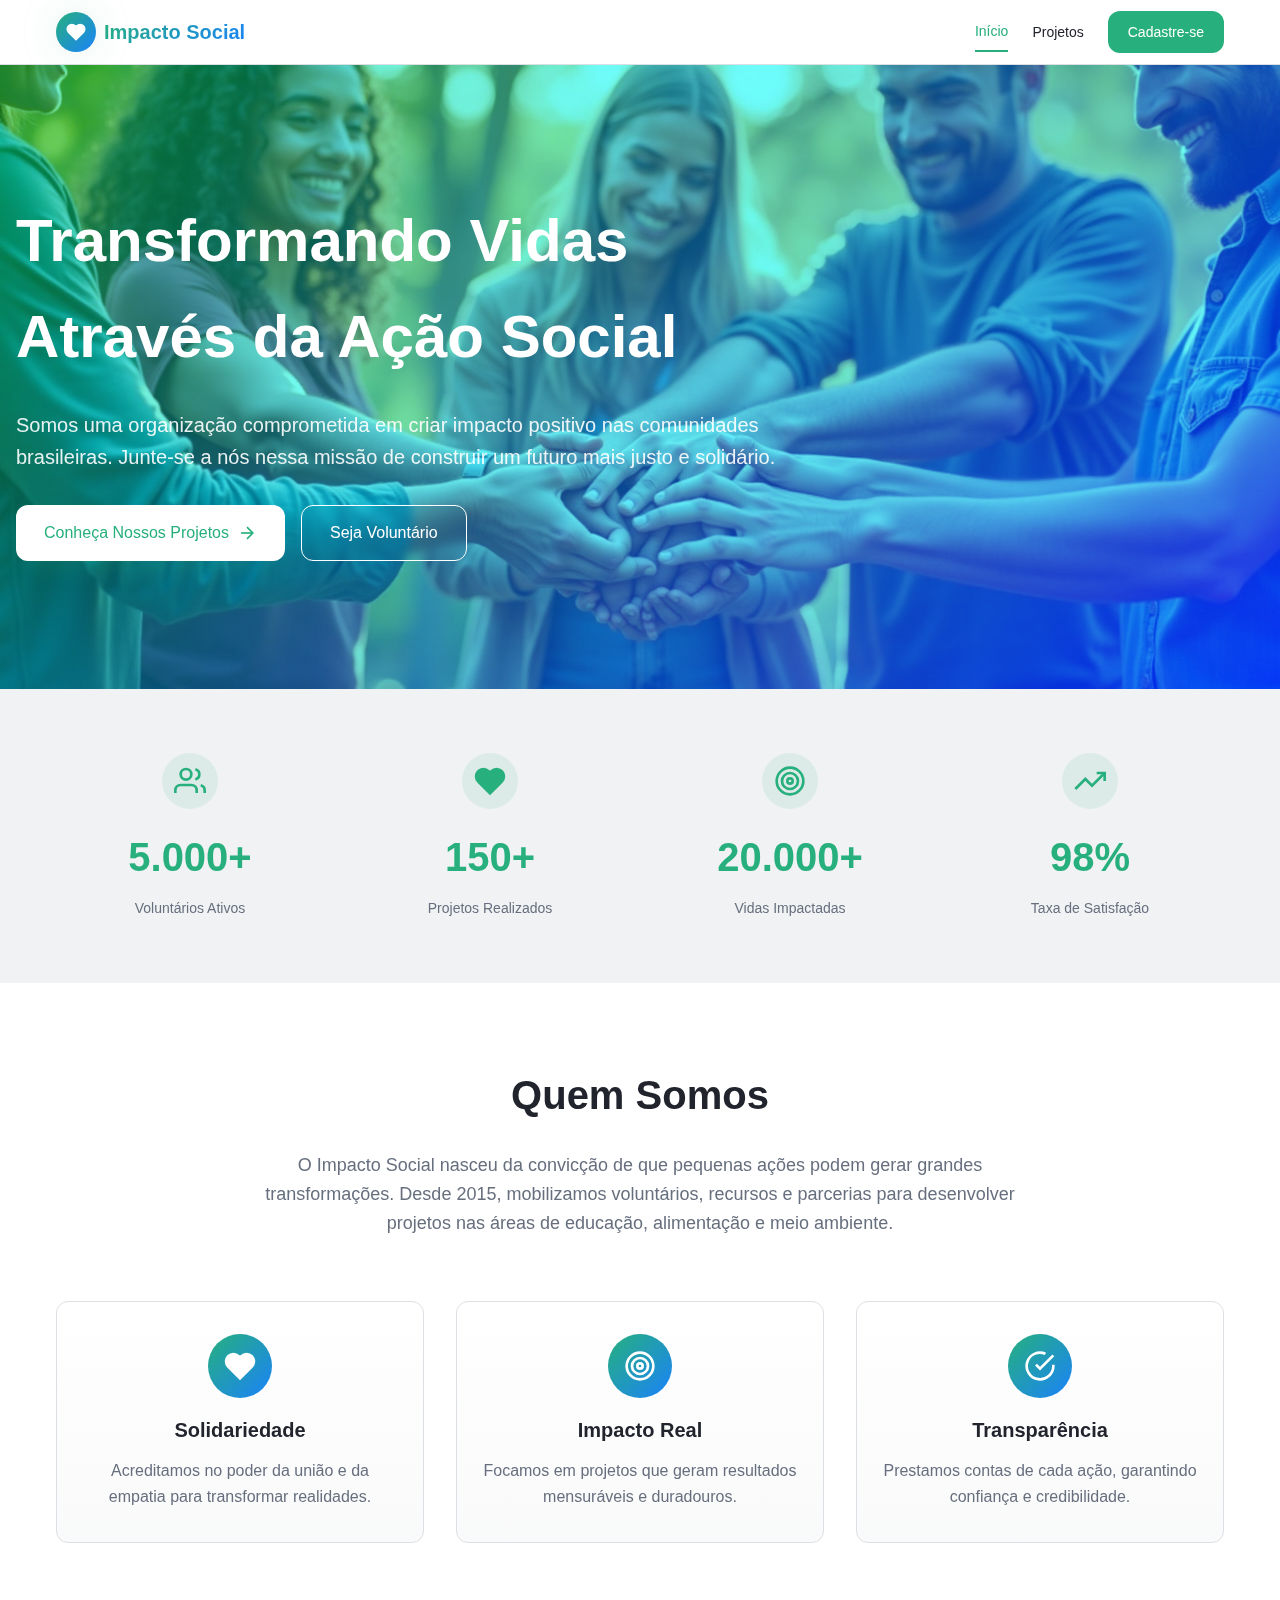
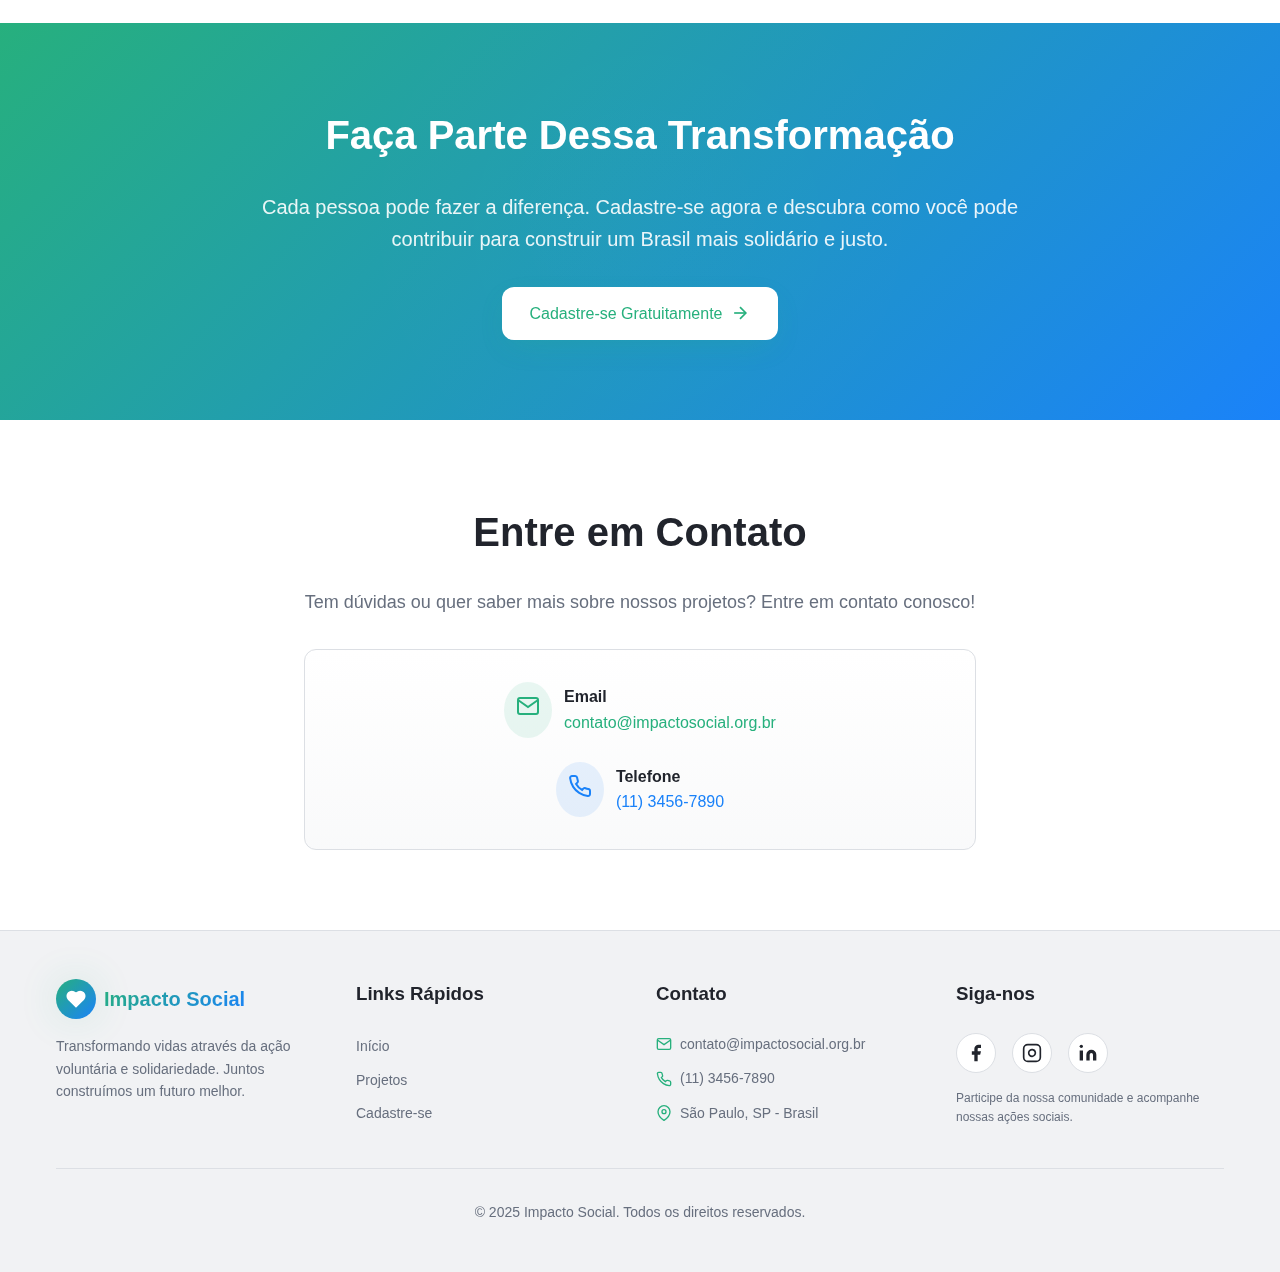
<file: html-version/index.html>
<!DOCTYPE html>
<html lang="pt-BR">
<head>
    <meta charset="UTF-8">
    <meta name="viewport" content="width=device-width, initial-scale=1.0">
    <title>Impacto Social - Plataforma de Voluntariado e ONGs no Brasil</title>
    <meta name="description" content="Conectamos voluntários, doadores e ONGs para transformar vidas através de projetos sociais em educação, alimentação e meio ambiente. Cadastre-se e faça a diferença!">
    <meta name="author" content="Impacto Social">
    <meta name="keywords" content="ONG, voluntariado, doação, projetos sociais, Brasil, terceiro setor, impacto social">
    
    <meta property="og:title" content="Impacto Social - Plataforma de Voluntariado e ONGs">
    <meta property="og:description" content="Transforme vidas através da ação voluntária. Conheça nossos projetos sociais e faça parte dessa mudança.">
    <meta property="og:type" content="website">
    
    <link rel="stylesheet" href="style.css">
</head>
<body>
    <!-- Header -->
    <header class="header">
        <nav class="nav-container">
            <a href="index.html" class="logo-link">
                <div class="logo-icon">
                    <svg class="heart-icon" fill="white" viewBox="0 0 24 24" stroke="white" stroke-width="2">
                        <path d="M20.84 4.61a5.5 5.5 0 0 0-7.78 0L12 5.67l-1.06-1.06a5.5 5.5 0 0 0-7.78 7.78l1.06 1.06L12 21.23l7.78-7.78 1.06-1.06a5.5 5.5 0 0 0 0-7.78z"></path>
                    </svg>
                </div>
                <span class="logo-text">Impacto Social</span>
            </a>

            <div class="nav-desktop">
                <a href="index.html" class="nav-link active">Início</a>
                <a href="projetos.html" class="nav-link">Projetos</a>
                <a href="cadastro.html" class="btn btn-primary">Cadastre-se</a>
            </div>

            <button class="menu-toggle" onclick="toggleMenu()" aria-label="Toggle menu">
                <svg class="menu-icon" id="menuIcon" viewBox="0 0 24 24" stroke="currentColor" stroke-width="2" fill="none">
                    <line x1="3" y1="12" x2="21" y2="12"></line>
                    <line x1="3" y1="6" x2="21" y2="6"></line>
                    <line x1="3" y1="18" x2="21" y2="18"></line>
                </svg>
            </button>
        </nav>

        <div class="mobile-menu" id="mobileMenu">
            <a href="index.html" class="nav-link active" onclick="toggleMenu()">Início</a>
            <a href="projetos.html" class="nav-link" onclick="toggleMenu()">Projetos</a>
            <a href="cadastro.html" class="btn btn-primary btn-full" onclick="toggleMenu()">Cadastre-se</a>
        </div>
    </header>

    <!-- Main Content -->
    <main>
        <!-- Hero Section -->
        <section class="hero-section">
            <div class="hero-overlay"></div>
            <img src="../src/assets/hero-volunteers.jpg" alt="Voluntários trabalhando juntos" class="hero-image">
            
            <div class="hero-content">
                <div class="hero-text">
                    <h1 class="hero-title animate-fade-in">Transformando Vidas Através da Ação Social</h1>
                    <p class="hero-description">
                        Somos uma organização comprometida em criar impacto positivo nas comunidades brasileiras. 
                        Junte-se a nós nessa missão de construir um futuro mais justo e solidário.
                    </p>
                    <div class="hero-buttons">
                        <a href="projetos.html" class="btn btn-secondary btn-large">
                            Conheça Nossos Projetos
                            <svg class="btn-icon" viewBox="0 0 24 24" fill="none" stroke="currentColor" stroke-width="2">
                                <line x1="5" y1="12" x2="19" y2="12"></line>
                                <polyline points="12 5 19 12 12 19"></polyline>
                            </svg>
                        </a>
                        <a href="cadastro.html" class="btn btn-outline btn-large">Seja Voluntário</a>
                    </div>
                </div>
            </div>
        </section>

        <!-- Stats Section -->
        <section class="stats-section">
            <div class="container">
                <div class="stats-grid">
                    <div class="stat-item">
                        <div class="stat-icon-wrapper">
                            <svg class="stat-icon primary" viewBox="0 0 24 24" stroke="currentColor" stroke-width="2" fill="none">
                                <path d="M17 21v-2a4 4 0 0 0-4-4H5a4 4 0 0 0-4 4v2"></path>
                                <circle cx="9" cy="7" r="4"></circle>
                                <path d="M23 21v-2a4 4 0 0 0-3-3.87"></path>
                                <path d="M16 3.13a4 4 0 0 1 0 7.75"></path>
                            </svg>
                        </div>
                        <div class="stat-value">5.000+</div>
                        <div class="stat-label">Voluntários Ativos</div>
                    </div>

                    <div class="stat-item">
                        <div class="stat-icon-wrapper">
                            <svg class="stat-icon primary" viewBox="0 0 24 24" fill="currentColor" stroke="currentColor" stroke-width="2">
                                <path d="M20.84 4.61a5.5 5.5 0 0 0-7.78 0L12 5.67l-1.06-1.06a5.5 5.5 0 0 0-7.78 7.78l1.06 1.06L12 21.23l7.78-7.78 1.06-1.06a5.5 5.5 0 0 0 0-7.78z"></path>
                            </svg>
                        </div>
                        <div class="stat-value">150+</div>
                        <div class="stat-label">Projetos Realizados</div>
                    </div>

                    <div class="stat-item">
                        <div class="stat-icon-wrapper">
                            <svg class="stat-icon primary" viewBox="0 0 24 24" stroke="currentColor" stroke-width="2" fill="none">
                                <circle cx="12" cy="12" r="10"></circle>
                                <circle cx="12" cy="12" r="6"></circle>
                                <circle cx="12" cy="12" r="2"></circle>
                            </svg>
                        </div>
                        <div class="stat-value">20.000+</div>
                        <div class="stat-label">Vidas Impactadas</div>
                    </div>

                    <div class="stat-item">
                        <div class="stat-icon-wrapper">
                            <svg class="stat-icon primary" viewBox="0 0 24 24" stroke="currentColor" stroke-width="2" fill="none">
                                <polyline points="23 6 13.5 15.5 8.5 10.5 1 18"></polyline>
                                <polyline points="17 6 23 6 23 12"></polyline>
                            </svg>
                        </div>
                        <div class="stat-value">98%</div>
                        <div class="stat-label">Taxa de Satisfação</div>
                    </div>
                </div>
            </div>
        </section>

        <!-- About Section -->
        <section class="about-section">
            <div class="container">
                <div class="about-header">
                    <h2 class="section-title">Quem Somos</h2>
                    <p class="section-description">
                        O Impacto Social nasceu da convicção de que pequenas ações podem gerar grandes transformações. 
                        Desde 2015, mobilizamos voluntários, recursos e parcerias para desenvolver projetos nas áreas 
                        de educação, alimentação e meio ambiente.
                    </p>
                </div>

                <div class="values-grid">
                    <div class="value-card">
                        <div class="value-icon-wrapper">
                            <svg class="value-icon" viewBox="0 0 24 24" fill="white" stroke="white" stroke-width="2">
                                <path d="M20.84 4.61a5.5 5.5 0 0 0-7.78 0L12 5.67l-1.06-1.06a5.5 5.5 0 0 0-7.78 7.78l1.06 1.06L12 21.23l7.78-7.78 1.06-1.06a5.5 5.5 0 0 0 0-7.78z"></path>
                            </svg>
                        </div>
                        <h3 class="value-title">Solidariedade</h3>
                        <p class="value-description">Acreditamos no poder da união e da empatia para transformar realidades.</p>
                    </div>

                    <div class="value-card">
                        <div class="value-icon-wrapper">
                            <svg class="value-icon" viewBox="0 0 24 24" stroke="white" stroke-width="2" fill="none">
                                <circle cx="12" cy="12" r="10"></circle>
                                <circle cx="12" cy="12" r="6"></circle>
                                <circle cx="12" cy="12" r="2"></circle>
                            </svg>
                        </div>
                        <h3 class="value-title">Impacto Real</h3>
                        <p class="value-description">Focamos em projetos que geram resultados mensuráveis e duradouros.</p>
                    </div>

                    <div class="value-card">
                        <div class="value-icon-wrapper">
                            <svg class="value-icon" viewBox="0 0 24 24" stroke="white" stroke-width="2" fill="none">
                                <path d="M22 11.08V12a10 10 0 1 1-5.93-9.14"></path>
                                <polyline points="22 4 12 14.01 9 11.01"></polyline>
                            </svg>
                        </div>
                        <h3 class="value-title">Transparência</h3>
                        <p class="value-description">Prestamos contas de cada ação, garantindo confiança e credibilidade.</p>
                    </div>
                </div>
            </div>
        </section>

        <!-- CTA Section -->
        <section class="cta-section">
            <div class="cta-decoration"></div>
            <div class="container cta-container">
                <div class="cta-content">
                    <h2 class="cta-title">Faça Parte Dessa Transformação</h2>
                    <p class="cta-description">
                        Cada pessoa pode fazer a diferença. Cadastre-se agora e descubra como você pode 
                        contribuir para construir um Brasil mais solidário e justo.
                    </p>
                    <a href="cadastro.html" class="btn btn-secondary btn-large">
                        Cadastre-se Gratuitamente
                        <svg class="btn-icon" viewBox="0 0 24 24" fill="none" stroke="currentColor" stroke-width="2">
                            <line x1="5" y1="12" x2="19" y2="12"></line>
                            <polyline points="12 5 19 12 12 19"></polyline>
                        </svg>
                    </a>
                </div>
            </div>
        </section>

        <!-- Contact Section -->
        <section class="contact-section">
            <div class="container">
                <div class="contact-wrapper">
                    <h2 class="section-title">Entre em Contato</h2>
                    <p class="section-description contact-desc">
                        Tem dúvidas ou quer saber mais sobre nossos projetos? Entre em contato conosco!
                    </p>
                    
                    <div class="contact-card">
                        <div class="contact-item">
                            <div class="contact-icon-wrapper primary">
                                <svg class="contact-icon" viewBox="0 0 24 24" stroke="currentColor" stroke-width="2" fill="none">
                                    <path d="M4 4h16c1.1 0 2 .9 2 2v12c0 1.1-.9 2-2 2H4c-1.1 0-2-.9-2-2V6c0-1.1.9-2 2-2z"></path>
                                    <polyline points="22,6 12,13 2,6"></polyline>
                                </svg>
                            </div>
                            <div>
                                <div class="contact-label">Email</div>
                                <a href="mailto:contato@impactosocial.org.br" class="contact-link primary">
                                    contato@impactosocial.org.br
                                </a>
                            </div>
                        </div>
                        
                        <div class="contact-item">
                            <div class="contact-icon-wrapper secondary">
                                <svg class="contact-icon" viewBox="0 0 24 24" stroke="currentColor" stroke-width="2" fill="none">
                                    <path d="M22 16.92v3a2 2 0 0 1-2.18 2 19.79 19.79 0 0 1-8.63-3.07 19.5 19.5 0 0 1-6-6 19.79 19.79 0 0 1-3.07-8.67A2 2 0 0 1 4.11 2h3a2 2 0 0 1 2 1.72 12.84 12.84 0 0 0 .7 2.81 2 2 0 0 1-.45 2.11L8.09 9.91a16 16 0 0 0 6 6l1.27-1.27a2 2 0 0 1 2.11-.45 12.84 12.84 0 0 0 2.81.7A2 2 0 0 1 22 16.92z"></path>
                                </svg>
                            </div>
                            <div>
                                <div class="contact-label">Telefone</div>
                                <a href="tel:+551134567890" class="contact-link secondary">
                                    (11) 3456-7890
                                </a>
                            </div>
                        </div>
                    </div>
                </div>
            </div>
        </section>
    </main>

    <!-- Footer -->
    <footer class="footer">
        <div class="container">
            <div class="footer-grid">
                <div class="footer-column">
                    <div class="footer-logo">
                        <div class="logo-icon">
                            <svg class="heart-icon" fill="white" viewBox="0 0 24 24" stroke="white" stroke-width="2">
                                <path d="M20.84 4.61a5.5 5.5 0 0 0-7.78 0L12 5.67l-1.06-1.06a5.5 5.5 0 0 0-7.78 7.78l1.06 1.06L12 21.23l7.78-7.78 1.06-1.06a5.5 5.5 0 0 0 0-7.78z"></path>
                            </svg>
                        </div>
                        <span class="logo-text">Impacto Social</span>
                    </div>
                    <p class="footer-description">
                        Transformando vidas através da ação voluntária e solidariedade. Juntos construímos um futuro melhor.
                    </p>
                </div>

                <div class="footer-column">
                    <h3 class="footer-title">Links Rápidos</h3>
                    <ul class="footer-links">
                        <li><a href="index.html">Início</a></li>
                        <li><a href="projetos.html">Projetos</a></li>
                        <li><a href="cadastro.html">Cadastre-se</a></li>
                    </ul>
                </div>

                <div class="footer-column">
                    <h3 class="footer-title">Contato</h3>
                    <ul class="footer-contact">
                        <li>
                            <svg class="footer-icon" viewBox="0 0 24 24" stroke="currentColor" stroke-width="2" fill="none">
                                <path d="M4 4h16c1.1 0 2 .9 2 2v12c0 1.1-.9 2-2 2H4c-1.1 0-2-.9-2-2V6c0-1.1.9-2 2-2z"></path>
                                <polyline points="22,6 12,13 2,6"></polyline>
                            </svg>
                            contato@impactosocial.org.br
                        </li>
                        <li>
                            <svg class="footer-icon" viewBox="0 0 24 24" stroke="currentColor" stroke-width="2" fill="none">
                                <path d="M22 16.92v3a2 2 0 0 1-2.18 2 19.79 19.79 0 0 1-8.63-3.07 19.5 19.5 0 0 1-6-6 19.79 19.79 0 0 1-3.07-8.67A2 2 0 0 1 4.11 2h3a2 2 0 0 1 2 1.72 12.84 12.84 0 0 0 .7 2.81 2 2 0 0 1-.45 2.11L8.09 9.91a16 16 0 0 0 6 6l1.27-1.27a2 2 0 0 1 2.11-.45 12.84 12.84 0 0 0 2.81.7A2 2 0 0 1 22 16.92z"></path>
                            </svg>
                            (11) 3456-7890
                        </li>
                        <li>
                            <svg class="footer-icon" viewBox="0 0 24 24" stroke="currentColor" stroke-width="2" fill="none">
                                <path d="M21 10c0 7-9 13-9 13s-9-6-9-13a9 9 0 0 1 18 0z"></path>
                                <circle cx="12" cy="10" r="3"></circle>
                            </svg>
                            São Paulo, SP - Brasil
                        </li>
                    </ul>
                </div>

                <div class="footer-column">
                    <h3 class="footer-title">Siga-nos</h3>
                    <div class="social-links">
                        <a href="#" class="social-link" aria-label="Facebook">
                            <svg viewBox="0 0 24 24" fill="currentColor">
                                <path d="M18 2h-3a5 5 0 0 0-5 5v3H7v4h3v8h4v-8h3l1-4h-4V7a1 1 0 0 1 1-1h3z"></path>
                            </svg>
                        </a>
                        <a href="#" class="social-link" aria-label="Instagram">
                            <svg viewBox="0 0 24 24" fill="none" stroke="currentColor" stroke-width="2">
                                <rect x="2" y="2" width="20" height="20" rx="5" ry="5"></rect>
                                <path d="M16 11.37A4 4 0 1 1 12.63 8 4 4 0 0 1 16 11.37z"></path>
                                <line x1="17.5" y1="6.5" x2="17.51" y2="6.5"></line>
                            </svg>
                        </a>
                        <a href="#" class="social-link" aria-label="LinkedIn">
                            <svg viewBox="0 0 24 24" fill="currentColor">
                                <path d="M16 8a6 6 0 0 1 6 6v7h-4v-7a2 2 0 0 0-2-2 2 2 0 0 0-2 2v7h-4v-7a6 6 0 0 1 6-6z"></path>
                                <rect x="2" y="9" width="4" height="12"></rect>
                                <circle cx="4" cy="4" r="2"></circle>
                            </svg>
                        </a>
                    </div>
                    <p class="social-text">
                        Participe da nossa comunidade e acompanhe nossas ações sociais.
                    </p>
                </div>
            </div>

            <div class="footer-bottom">
                <p>&copy; 2025 Impacto Social. Todos os direitos reservados.</p>
            </div>
        </div>
    </footer>

    <script src="script.js"></script>
</body>
</html>
</file>
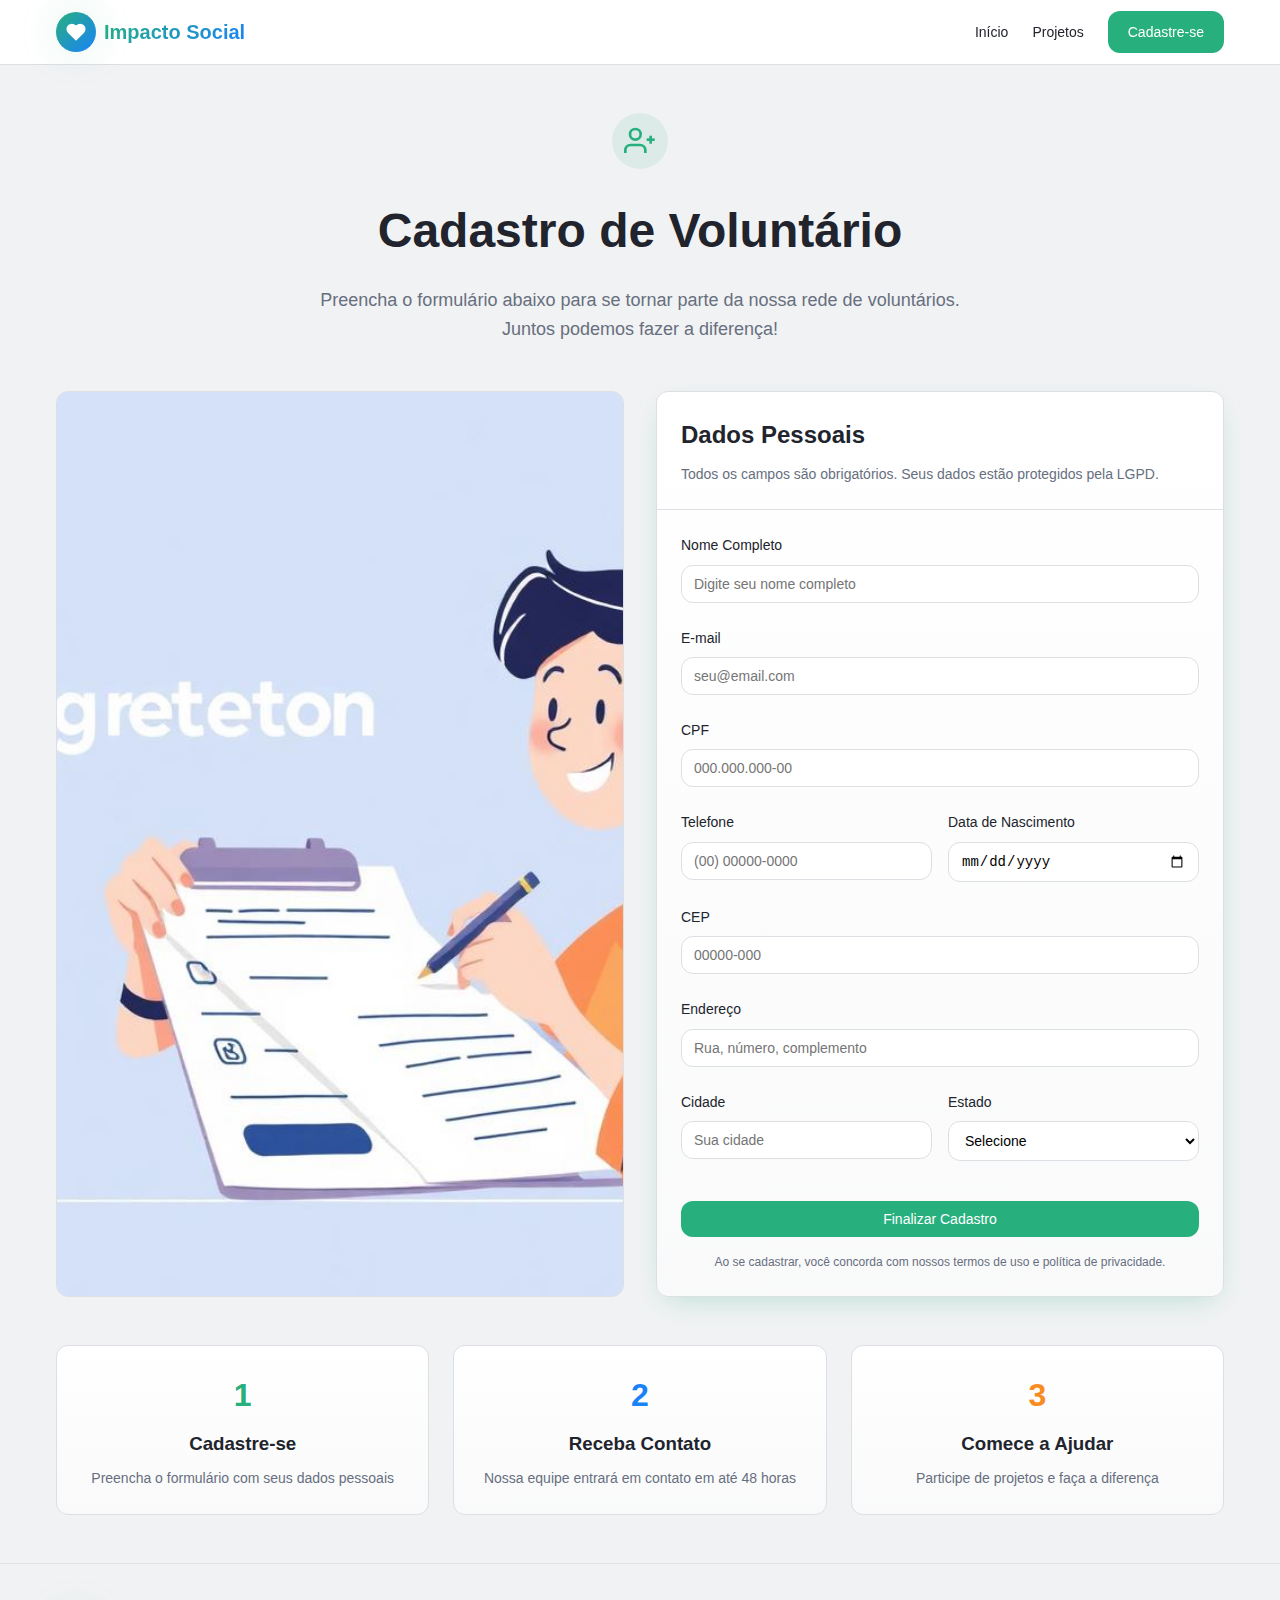
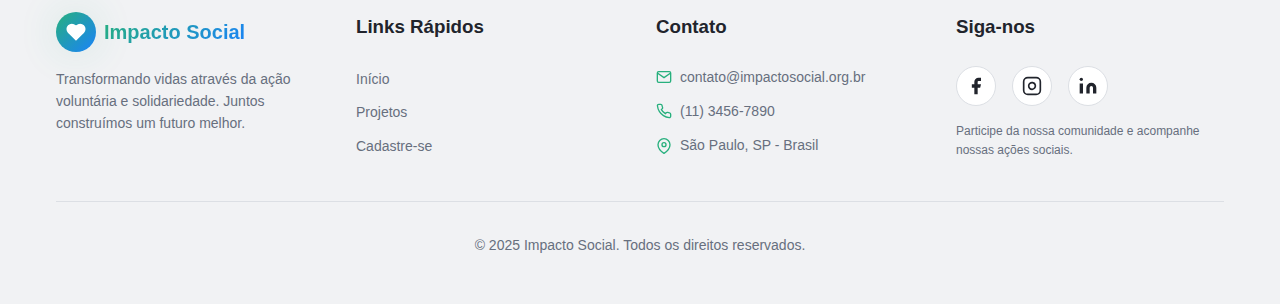
<file: html-version/cadastro.html>
<!DOCTYPE html>
<html lang="pt-BR">
<head>
    <meta charset="UTF-8">
    <meta name="viewport" content="width=device-width, initial-scale=1.0">
    <title>Cadastro de Voluntário - Impacto Social</title>
    <meta name="description" content="Cadastre-se como voluntário e faça parte da transformação social. Preencha o formulário e comece a fazer a diferença.">
    <link rel="stylesheet" href="style.css">
</head>
<body>
    <!-- Header -->
    <header class="header">
        <nav class="nav-container">
            <a href="index.html" class="logo-link">
                <div class="logo-icon">
                    <svg class="heart-icon" fill="white" viewBox="0 0 24 24" stroke="white" stroke-width="2">
                        <path d="M20.84 4.61a5.5 5.5 0 0 0-7.78 0L12 5.67l-1.06-1.06a5.5 5.5 0 0 0-7.78 7.78l1.06 1.06L12 21.23l7.78-7.78 1.06-1.06a5.5 5.5 0 0 0 0-7.78z"></path>
                    </svg>
                </div>
                <span class="logo-text">Impacto Social</span>
            </a>

            <div class="nav-desktop">
                <a href="index.html" class="nav-link">Início</a>
                <a href="projetos.html" class="nav-link">Projetos</a>
                <a href="cadastro.html" class="btn btn-primary">Cadastre-se</a>
            </div>

            <button class="menu-toggle" onclick="toggleMenu()" aria-label="Toggle menu">
                <svg class="menu-icon" id="menuIcon" viewBox="0 0 24 24" stroke="currentColor" stroke-width="2" fill="none">
                    <line x1="3" y1="12" x2="21" y2="12"></line>
                    <line x1="3" y1="6" x2="21" y2="6"></line>
                    <line x1="3" y1="18" x2="21" y2="18"></line>
                </svg>
            </button>
        </nav>

        <div class="mobile-menu" id="mobileMenu">
            <a href="index.html" class="nav-link" onclick="toggleMenu()">Início</a>
            <a href="projetos.html" class="nav-link" onclick="toggleMenu()">Projetos</a>
            <a href="cadastro.html" class="btn btn-primary btn-full" onclick="toggleMenu()">Cadastre-se</a>
        </div>
    </header>

    <main class="cadastro-main">
        <div class="container">
            <div class="cadastro-wrapper">
                <!-- Hero Section -->
                <div class="cadastro-hero">
                    <div class="cadastro-icon-wrapper">
                        <svg class="cadastro-icon" viewBox="0 0 24 24" stroke="currentColor" stroke-width="2" fill="none">
                            <path d="M16 21v-2a4 4 0 0 0-4-4H5a4 4 0 0 0-4 4v2"></path>
                            <circle cx="8.5" cy="7" r="4"></circle>
                            <line x1="20" y1="8" x2="20" y2="14"></line>
                            <line x1="23" y1="11" x2="17" y2="11"></line>
                        </svg>
                    </div>
                    <h1 class="cadastro-title">Cadastro de Voluntário</h1>
                    <p class="cadastro-description">
                        Preencha o formulário abaixo para se tornar parte da nossa rede de voluntários. 
                        Juntos podemos fazer a diferença!
                    </p>
                </div>

                <div class="cadastro-grid">
                    <!-- Image Section -->
                    <div class="cadastro-image-card">
                        <img src="../src/assets/cadastro-hero.jpg" alt="Pessoa preenchendo cadastro" class="cadastro-image">
                    </div>

                    <!-- Form Section -->
                    <div class="cadastro-form-card">
                        <div class="form-header">
                            <h2 class="form-title">Dados Pessoais</h2>
                            <p class="form-description">
                                Todos os campos são obrigatórios. Seus dados estão protegidos pela LGPD.
                            </p>
                        </div>

                        <form id="cadastroForm" class="cadastro-form">
                            <!-- Nome Completo -->
                            <div class="form-group">
                                <label for="nome" class="form-label">Nome Completo</label>
                                <input 
                                    type="text" 
                                    id="nome" 
                                    name="nome" 
                                    class="form-input" 
                                    placeholder="Digite seu nome completo"
                                    required
                                    minlength="3"
                                    maxlength="100"
                                >
                            </div>

                            <!-- Email -->
                            <div class="form-group">
                                <label for="email" class="form-label">E-mail</label>
                                <input 
                                    type="email" 
                                    id="email" 
                                    name="email" 
                                    class="form-input" 
                                    placeholder="seu@email.com"
                                    required
                                    maxlength="255"
                                >
                            </div>

                            <!-- CPF -->
                            <div class="form-group">
                                <label for="cpf" class="form-label">CPF</label>
                                <input 
                                    type="text" 
                                    id="cpf" 
                                    name="cpf" 
                                    class="form-input" 
                                    placeholder="000.000.000-00"
                                    required
                                    pattern="\d{3}\.\d{3}\.\d{3}-\d{2}"
                                    maxlength="14"
                                >
                            </div>

                            <!-- Telefone e Data de Nascimento -->
                            <div class="form-row">
                                <div class="form-group">
                                    <label for="telefone" class="form-label">Telefone</label>
                                    <input 
                                        type="tel" 
                                        id="telefone" 
                                        name="telefone" 
                                        class="form-input" 
                                        placeholder="(00) 00000-0000"
                                        required
                                        pattern="\(\d{2}\) \d{5}-\d{4}"
                                        maxlength="15"
                                    >
                                </div>

                                <div class="form-group">
                                    <label for="dataNascimento" class="form-label">Data de Nascimento</label>
                                    <input 
                                        type="date" 
                                        id="dataNascimento" 
                                        name="dataNascimento" 
                                        class="form-input"
                                        required
                                    >
                                </div>
                            </div>

                            <!-- CEP -->
                            <div class="form-group">
                                <label for="cep" class="form-label">CEP</label>
                                <input 
                                    type="text" 
                                    id="cep" 
                                    name="cep" 
                                    class="form-input" 
                                    placeholder="00000-000"
                                    required
                                    pattern="\d{5}-\d{3}"
                                    maxlength="9"
                                >
                            </div>

                            <!-- Endereço -->
                            <div class="form-group">
                                <label for="endereco" class="form-label">Endereço</label>
                                <input 
                                    type="text" 
                                    id="endereco" 
                                    name="endereco" 
                                    class="form-input" 
                                    placeholder="Rua, número, complemento"
                                    required
                                    maxlength="200"
                                >
                            </div>

                            <!-- Cidade e Estado -->
                            <div class="form-row">
                                <div class="form-group">
                                    <label for="cidade" class="form-label">Cidade</label>
                                    <input 
                                        type="text" 
                                        id="cidade" 
                                        name="cidade" 
                                        class="form-input" 
                                        placeholder="Sua cidade"
                                        required
                                        maxlength="100"
                                    >
                                </div>

                                <div class="form-group">
                                    <label for="estado" class="form-label">Estado</label>
                                    <select id="estado" name="estado" class="form-select" required>
                                        <option value="">Selecione</option>
                                        <option value="AC">AC</option>
                                        <option value="AL">AL</option>
                                        <option value="AP">AP</option>
                                        <option value="AM">AM</option>
                                        <option value="BA">BA</option>
                                        <option value="CE">CE</option>
                                        <option value="DF">DF</option>
                                        <option value="ES">ES</option>
                                        <option value="GO">GO</option>
                                        <option value="MA">MA</option>
                                        <option value="MT">MT</option>
                                        <option value="MS">MS</option>
                                        <option value="MG">MG</option>
                                        <option value="PA">PA</option>
                                        <option value="PB">PB</option>
                                        <option value="PR">PR</option>
                                        <option value="PE">PE</option>
                                        <option value="PI">PI</option>
                                        <option value="RJ">RJ</option>
                                        <option value="RN">RN</option>
                                        <option value="RS">RS</option>
                                        <option value="RO">RO</option>
                                        <option value="RR">RR</option>
                                        <option value="SC">SC</option>
                                        <option value="SP">SP</option>
                                        <option value="SE">SE</option>
                                        <option value="TO">TO</option>
                                    </select>
                                </div>
                            </div>

                            <!-- Submit Button -->
                            <button type="submit" class="btn btn-primary btn-full btn-submit" id="submitBtn">
                                Finalizar Cadastro
                            </button>

                            <p class="form-disclaimer">
                                Ao se cadastrar, você concorda com nossos termos de uso e política de privacidade.
                            </p>
                        </form>
                    </div>
                </div>

                <!-- Steps Cards -->
                <div class="steps-grid">
                    <div class="step-card">
                        <div class="step-number primary">1</div>
                        <h3 class="step-title">Cadastre-se</h3>
                        <p class="step-description">
                            Preencha o formulário com seus dados pessoais
                        </p>
                    </div>

                    <div class="step-card">
                        <div class="step-number secondary">2</div>
                        <h3 class="step-title">Receba Contato</h3>
                        <p class="step-description">
                            Nossa equipe entrará em contato em até 48 horas
                        </p>
                    </div>

                    <div class="step-card">
                        <div class="step-number accent">3</div>
                        <h3 class="step-title">Comece a Ajudar</h3>
                        <p class="step-description">
                            Participe de projetos e faça a diferença
                        </p>
                    </div>
                </div>
            </div>
        </div>
    </main>

    <!-- Footer -->
    <footer class="footer">
        <div class="container">
            <div class="footer-grid">
                <div class="footer-column">
                    <div class="footer-logo">
                        <div class="logo-icon">
                            <svg class="heart-icon" fill="white" viewBox="0 0 24 24" stroke="white" stroke-width="2">
                                <path d="M20.84 4.61a5.5 5.5 0 0 0-7.78 0L12 5.67l-1.06-1.06a5.5 5.5 0 0 0-7.78 7.78l1.06 1.06L12 21.23l7.78-7.78 1.06-1.06a5.5 5.5 0 0 0 0-7.78z"></path>
                            </svg>
                        </div>
                        <span class="logo-text">Impacto Social</span>
                    </div>
                    <p class="footer-description">
                        Transformando vidas através da ação voluntária e solidariedade. Juntos construímos um futuro melhor.
                    </p>
                </div>

                <div class="footer-column">
                    <h3 class="footer-title">Links Rápidos</h3>
                    <ul class="footer-links">
                        <li><a href="index.html">Início</a></li>
                        <li><a href="projetos.html">Projetos</a></li>
                        <li><a href="cadastro.html">Cadastre-se</a></li>
                    </ul>
                </div>

                <div class="footer-column">
                    <h3 class="footer-title">Contato</h3>
                    <ul class="footer-contact">
                        <li>
                            <svg class="footer-icon" viewBox="0 0 24 24" stroke="currentColor" stroke-width="2" fill="none">
                                <path d="M4 4h16c1.1 0 2 .9 2 2v12c0 1.1-.9 2-2 2H4c-1.1 0-2-.9-2-2V6c0-1.1.9-2 2-2z"></path>
                                <polyline points="22,6 12,13 2,6"></polyline>
                            </svg>
                            contato@impactosocial.org.br
                        </li>
                        <li>
                            <svg class="footer-icon" viewBox="0 0 24 24" stroke="currentColor" stroke-width="2" fill="none">
                                <path d="M22 16.92v3a2 2 0 0 1-2.18 2 19.79 19.79 0 0 1-8.63-3.07 19.5 19.5 0 0 1-6-6 19.79 19.79 0 0 1-3.07-8.67A2 2 0 0 1 4.11 2h3a2 2 0 0 1 2 1.72 12.84 12.84 0 0 0 .7 2.81 2 2 0 0 1-.45 2.11L8.09 9.91a16 16 0 0 0 6 6l1.27-1.27a2 2 0 0 1 2.11-.45 12.84 12.84 0 0 0 2.81.7A2 2 0 0 1 22 16.92z"></path>
                            </svg>
                            (11) 3456-7890
                        </li>
                        <li>
                            <svg class="footer-icon" viewBox="0 0 24 24" stroke="currentColor" stroke-width="2" fill="none">
                                <path d="M21 10c0 7-9 13-9 13s-9-6-9-13a9 9 0 0 1 18 0z"></path>
                                <circle cx="12" cy="10" r="3"></circle>
                            </svg>
                            São Paulo, SP - Brasil
                        </li>
                    </ul>
                </div>

                <div class="footer-column">
                    <h3 class="footer-title">Siga-nos</h3>
                    <div class="social-links">
                        <a href="#" class="social-link" aria-label="Facebook">
                            <svg viewBox="0 0 24 24" fill="currentColor">
                                <path d="M18 2h-3a5 5 0 0 0-5 5v3H7v4h3v8h4v-8h3l1-4h-4V7a1 1 0 0 1 1-1h3z"></path>
                            </svg>
                        </a>
                        <a href="#" class="social-link" aria-label="Instagram">
                            <svg viewBox="0 0 24 24" fill="none" stroke="currentColor" stroke-width="2">
                                <rect x="2" y="2" width="20" height="20" rx="5" ry="5"></rect>
                                <path d="M16 11.37A4 4 0 1 1 12.63 8 4 4 0 0 1 16 11.37z"></path>
                                <line x1="17.5" y1="6.5" x2="17.51" y2="6.5"></line>
                            </svg>
                        </a>
                        <a href="#" class="social-link" aria-label="LinkedIn">
                            <svg viewBox="0 0 24 24" fill="currentColor">
                                <path d="M16 8a6 6 0 0 1 6 6v7h-4v-7a2 2 0 0 0-2-2 2 2 0 0 0-2 2v7h-4v-7a6 6 0 0 1 6-6z"></path>
                                <rect x="2" y="9" width="4" height="12"></rect>
                                <circle cx="4" cy="4" r="2"></circle>
                            </svg>
                        </a>
                    </div>
                    <p class="social-text">
                        Participe da nossa comunidade e acompanhe nossas ações sociais.
                    </p>
                </div>
            </div>

            <div class="footer-bottom">
                <p>&copy; 2025 Impacto Social. Todos os direitos reservados.</p>
            </div>
        </div>
    </footer>

    <script src="script.js"></script>
</body>
</html>
</file>
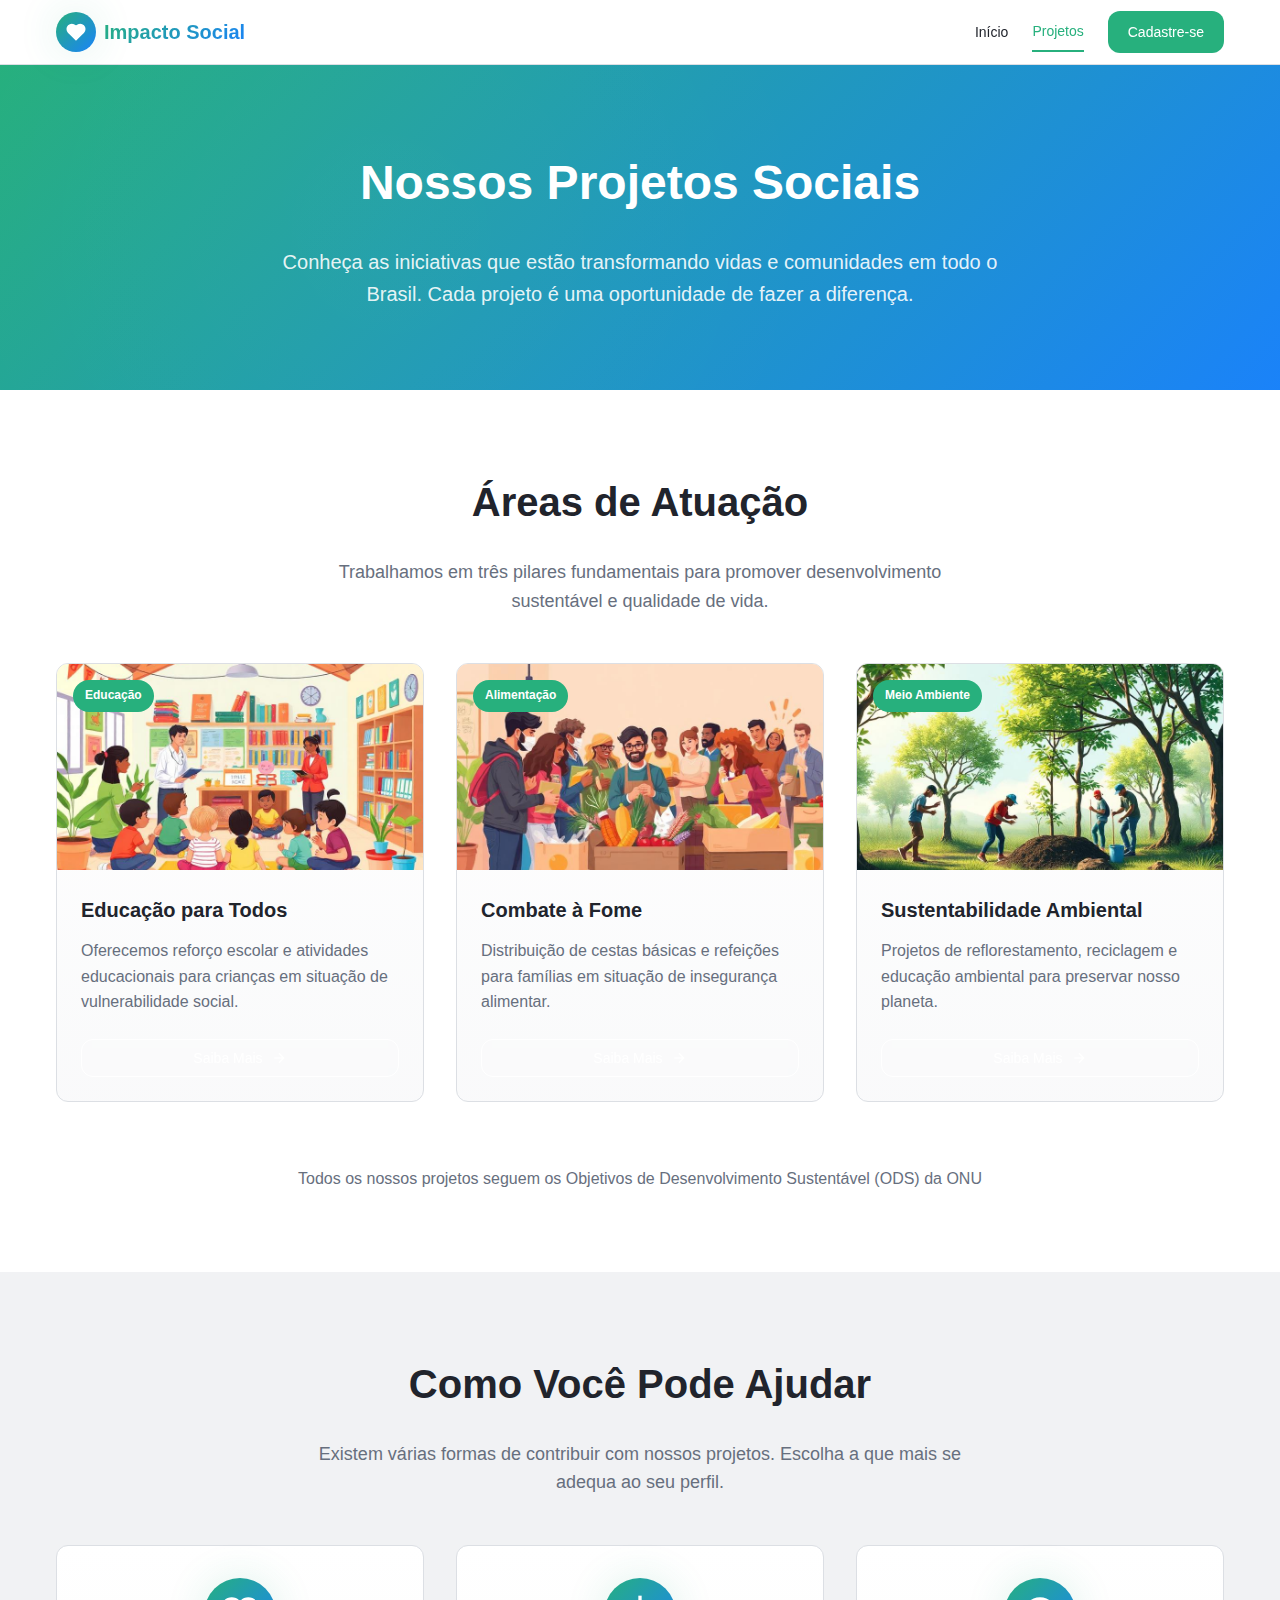
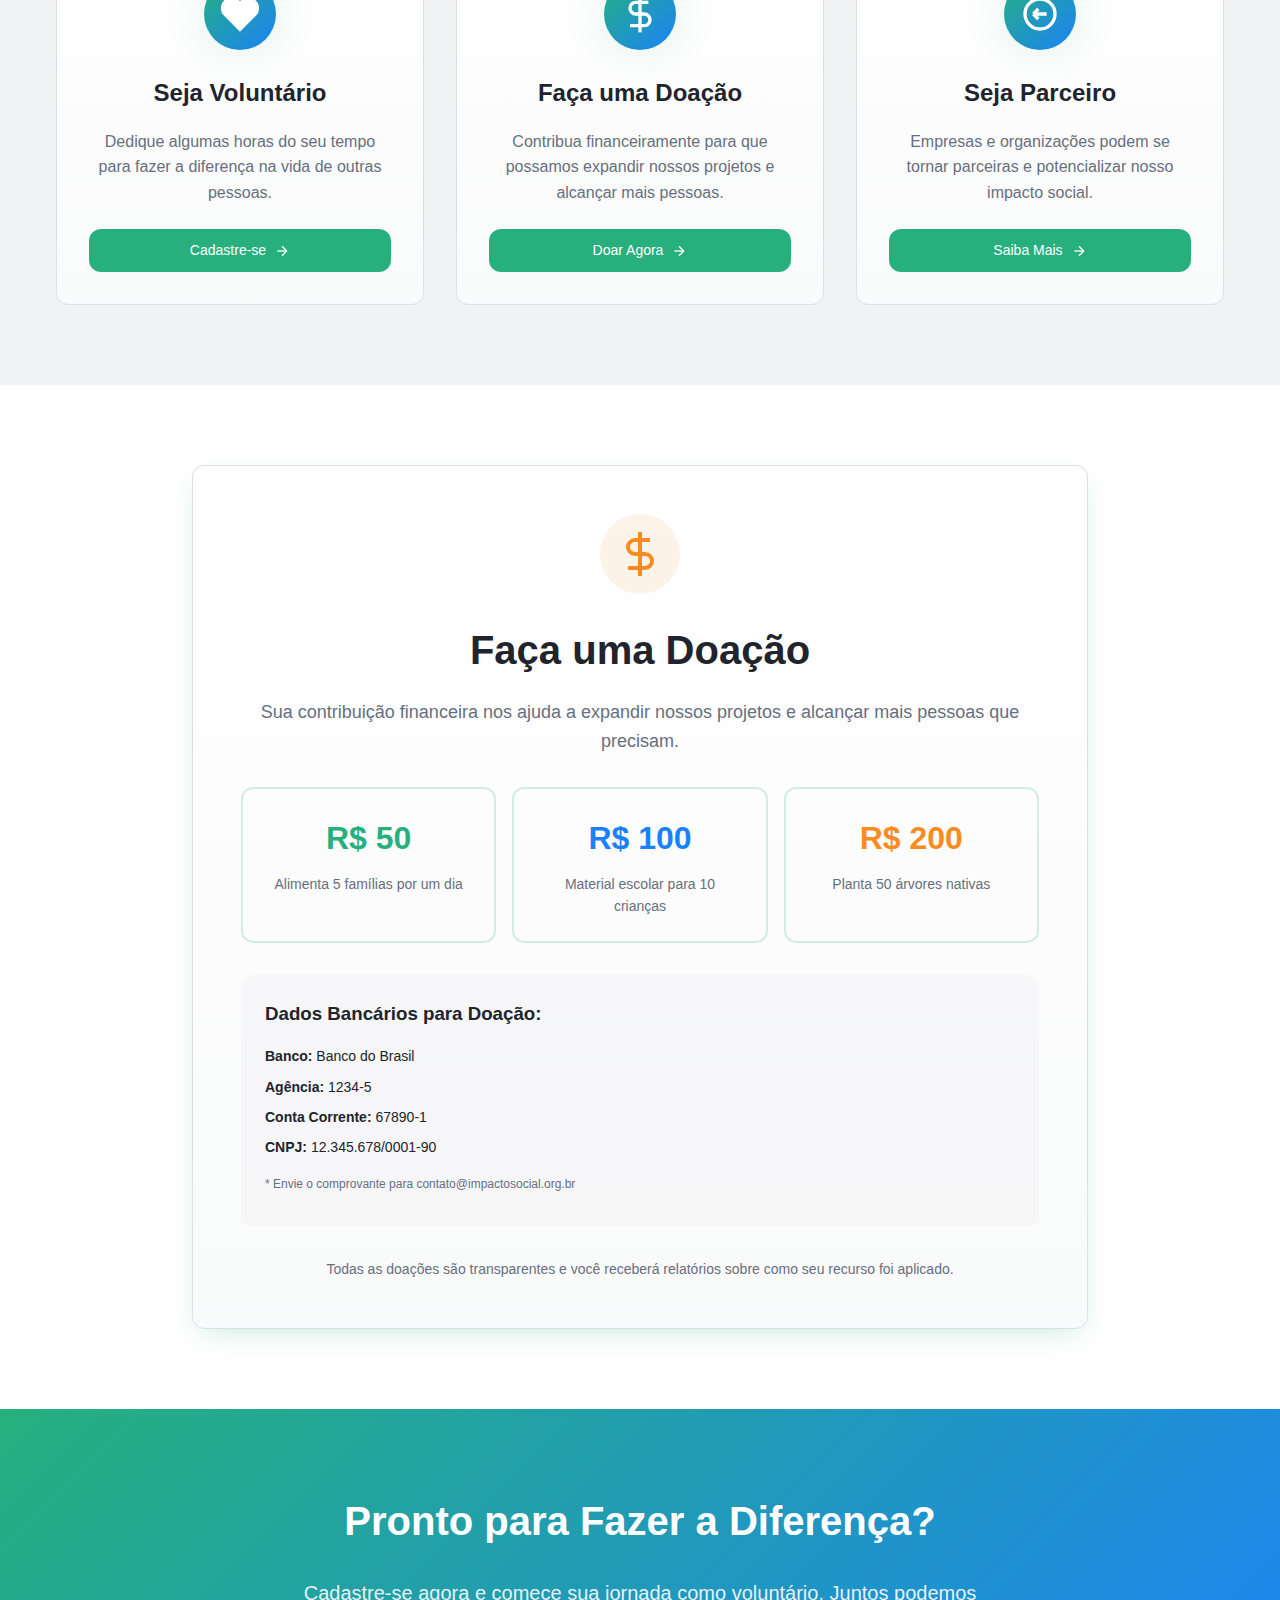
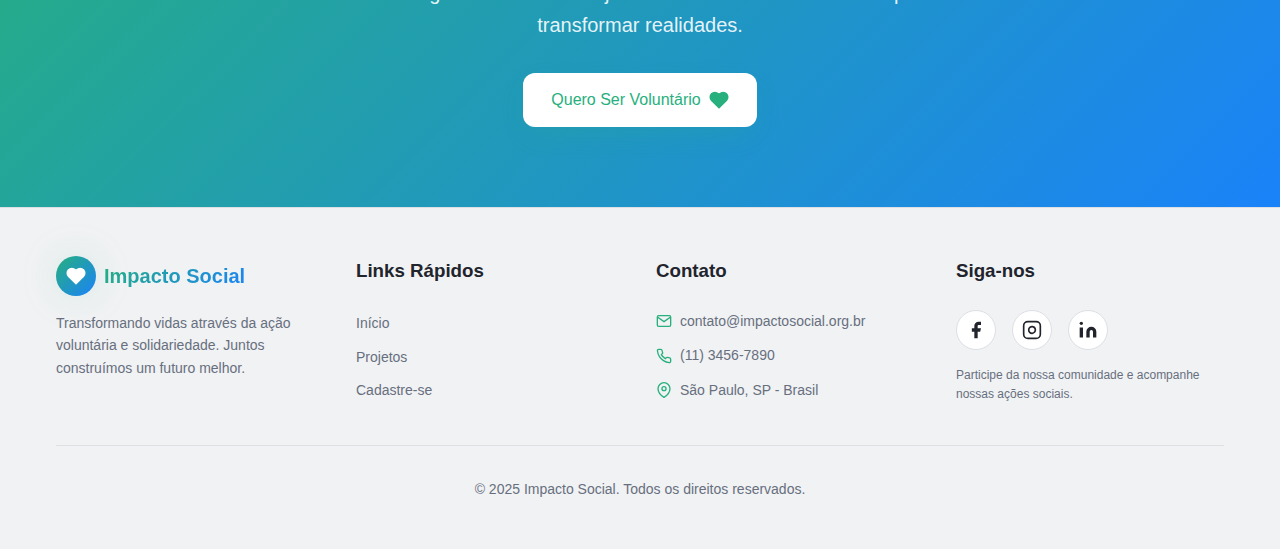
<file: html-version/projetos.html>
<!DOCTYPE html>
<html lang="pt-BR">
<head>
    <meta charset="UTF-8">
    <meta name="viewport" content="width=device-width, initial-scale=1.0">
    <title>Nossos Projetos - Impacto Social</title>
    <meta name="description" content="Conheça os projetos sociais do Impacto Social nas áreas de educação, alimentação e meio ambiente. Saiba como ajudar e fazer a diferença.">
    <link rel="stylesheet" href="style.css">
</head>
<body>
    <!-- Header -->
    <header class="header">
        <nav class="nav-container">
            <a href="index.html" class="logo-link">
                <div class="logo-icon">
                    <svg class="heart-icon" fill="white" viewBox="0 0 24 24" stroke="white" stroke-width="2">
                        <path d="M20.84 4.61a5.5 5.5 0 0 0-7.78 0L12 5.67l-1.06-1.06a5.5 5.5 0 0 0-7.78 7.78l1.06 1.06L12 21.23l7.78-7.78 1.06-1.06a5.5 5.5 0 0 0 0-7.78z"></path>
                    </svg>
                </div>
                <span class="logo-text">Impacto Social</span>
            </a>

            <div class="nav-desktop">
                <a href="index.html" class="nav-link">Início</a>
                <a href="projetos.html" class="nav-link active">Projetos</a>
                <a href="cadastro.html" class="btn btn-primary">Cadastre-se</a>
            </div>

            <button class="menu-toggle" onclick="toggleMenu()" aria-label="Toggle menu">
                <svg class="menu-icon" id="menuIcon" viewBox="0 0 24 24" stroke="currentColor" stroke-width="2" fill="none">
                    <line x1="3" y1="12" x2="21" y2="12"></line>
                    <line x1="3" y1="6" x2="21" y2="6"></line>
                    <line x1="3" y1="18" x2="21" y2="18"></line>
                </svg>
            </button>
        </nav>

        <div class="mobile-menu" id="mobileMenu">
            <a href="index.html" class="nav-link" onclick="toggleMenu()">Início</a>
            <a href="projetos.html" class="nav-link active" onclick="toggleMenu()">Projetos</a>
            <a href="cadastro.html" class="btn btn-primary btn-full" onclick="toggleMenu()">Cadastre-se</a>
        </div>
    </header>

    <main>
        <!-- Hero Section -->
        <section class="projects-hero">
            <div class="hero-decoration"></div>
            <div class="container projects-hero-container">
                <div class="projects-hero-content">
                    <h1 class="projects-hero-title">Nossos Projetos Sociais</h1>
                    <p class="projects-hero-description">
                        Conheça as iniciativas que estão transformando vidas e comunidades em todo o Brasil. 
                        Cada projeto é uma oportunidade de fazer a diferença.
                    </p>
                </div>
            </div>
        </section>

        <!-- Projects Grid -->
        <section class="projects-section">
            <div class="container">
                <div class="projects-header">
                    <h2 class="section-title">Áreas de Atuação</h2>
                    <p class="section-description">
                        Trabalhamos em três pilares fundamentais para promover desenvolvimento sustentável e qualidade de vida.
                    </p>
                </div>

                <div class="projects-grid">
                    <div class="project-card">
                        <div class="project-image-wrapper">
                            <img src="../src/assets/project-education.jpg" alt="Educação para Todos" class="project-image">
                            <span class="project-category">Educação</span>
                        </div>
                        <div class="project-content">
                            <h3 class="project-title">Educação para Todos</h3>
                            <p class="project-description">
                                Oferecemos reforço escolar e atividades educacionais para crianças em situação de vulnerabilidade social.
                            </p>
                            <button class="btn btn-outline btn-full">
                                Saiba Mais
                                <svg class="btn-icon-sm" viewBox="0 0 24 24" fill="none" stroke="currentColor" stroke-width="2">
                                    <line x1="5" y1="12" x2="19" y2="12"></line>
                                    <polyline points="12 5 19 12 12 19"></polyline>
                                </svg>
                            </button>
                        </div>
                    </div>

                    <div class="project-card">
                        <div class="project-image-wrapper">
                            <img src="../src/assets/project-food.jpg" alt="Combate à Fome" class="project-image">
                            <span class="project-category">Alimentação</span>
                        </div>
                        <div class="project-content">
                            <h3 class="project-title">Combate à Fome</h3>
                            <p class="project-description">
                                Distribuição de cestas básicas e refeições para famílias em situação de insegurança alimentar.
                            </p>
                            <button class="btn btn-outline btn-full">
                                Saiba Mais
                                <svg class="btn-icon-sm" viewBox="0 0 24 24" fill="none" stroke="currentColor" stroke-width="2">
                                    <line x1="5" y1="12" x2="19" y2="12"></line>
                                    <polyline points="12 5 19 12 12 19"></polyline>
                                </svg>
                            </button>
                        </div>
                    </div>

                    <div class="project-card">
                        <div class="project-image-wrapper">
                            <img src="../src/assets/project-environment.jpg" alt="Sustentabilidade Ambiental" class="project-image">
                            <span class="project-category">Meio Ambiente</span>
                        </div>
                        <div class="project-content">
                            <h3 class="project-title">Sustentabilidade Ambiental</h3>
                            <p class="project-description">
                                Projetos de reflorestamento, reciclagem e educação ambiental para preservar nosso planeta.
                            </p>
                            <button class="btn btn-outline btn-full">
                                Saiba Mais
                                <svg class="btn-icon-sm" viewBox="0 0 24 24" fill="none" stroke="currentColor" stroke-width="2">
                                    <line x1="5" y1="12" x2="19" y2="12"></line>
                                    <polyline points="12 5 19 12 12 19"></polyline>
                                </svg>
                            </button>
                        </div>
                    </div>
                </div>

                <div class="ods-text">
                    <p>Todos os nossos projetos seguem os Objetivos de Desenvolvimento Sustentável (ODS) da ONU</p>
                </div>
            </div>
        </section>

        <!-- How to Help Section -->
        <section class="help-section">
            <div class="container">
                <div class="help-header">
                    <h2 class="section-title">Como Você Pode Ajudar</h2>
                    <p class="section-description">
                        Existem várias formas de contribuir com nossos projetos. Escolha a que mais se adequa ao seu perfil.
                    </p>
                </div>

                <div class="help-grid">
                    <div class="help-card">
                        <div class="help-icon-wrapper">
                            <svg class="help-icon" viewBox="0 0 24 24" fill="white" stroke="white" stroke-width="2">
                                <path d="M20.84 4.61a5.5 5.5 0 0 0-7.78 0L12 5.67l-1.06-1.06a5.5 5.5 0 0 0-7.78 7.78l1.06 1.06L12 21.23l7.78-7.78 1.06-1.06a5.5 5.5 0 0 0 0-7.78z"></path>
                            </svg>
                        </div>
                        <h3 class="help-title">Seja Voluntário</h3>
                        <p class="help-description">
                            Dedique algumas horas do seu tempo para fazer a diferença na vida de outras pessoas.
                        </p>
                        <a href="cadastro.html" class="btn btn-primary btn-full">
                            Cadastre-se
                            <svg class="btn-icon-sm" viewBox="0 0 24 24" fill="none" stroke="currentColor" stroke-width="2">
                                <line x1="5" y1="12" x2="19" y2="12"></line>
                                <polyline points="12 5 19 12 12 19"></polyline>
                            </svg>
                        </a>
                    </div>

                    <div class="help-card">
                        <div class="help-icon-wrapper">
                            <svg class="help-icon" viewBox="0 0 24 24" stroke="white" stroke-width="2" fill="none">
                                <line x1="12" y1="1" x2="12" y2="23"></line>
                                <path d="M17 5H9.5a3.5 3.5 0 0 0 0 7h5a3.5 3.5 0 0 1 0 7H6"></path>
                            </svg>
                        </div>
                        <h3 class="help-title">Faça uma Doação</h3>
                        <p class="help-description">
                            Contribua financeiramente para que possamos expandir nossos projetos e alcançar mais pessoas.
                        </p>
                        <a href="#doar" class="btn btn-primary btn-full">
                            Doar Agora
                            <svg class="btn-icon-sm" viewBox="0 0 24 24" fill="none" stroke="currentColor" stroke-width="2">
                                <line x1="5" y1="12" x2="19" y2="12"></line>
                                <polyline points="12 5 19 12 12 19"></polyline>
                            </svg>
                        </a>
                    </div>

                    <div class="help-card">
                        <div class="help-icon-wrapper">
                            <svg class="help-icon" viewBox="0 0 24 24" stroke="white" stroke-width="2" fill="none">
                                <path d="M11 15l-3-3m0 0l3-3m-3 3h8"></path>
                                <path d="M21 12a9 9 0 11-18 0 9 9 0 0118 0z"></path>
                            </svg>
                        </div>
                        <h3 class="help-title">Seja Parceiro</h3>
                        <p class="help-description">
                            Empresas e organizações podem se tornar parceiras e potencializar nosso impacto social.
                        </p>
                        <a href="#parceria" class="btn btn-primary btn-full">
                            Saiba Mais
                            <svg class="btn-icon-sm" viewBox="0 0 24 24" fill="none" stroke="currentColor" stroke-width="2">
                                <line x1="5" y1="12" x2="19" y2="12"></line>
                                <polyline points="12 5 19 12 12 19"></polyline>
                            </svg>
                        </a>
                    </div>
                </div>
            </div>
        </section>

        <!-- Donation Section -->
        <section id="doar" class="donation-section">
            <div class="container">
                <div class="donation-wrapper">
                    <div class="donation-card">
                        <div class="donation-header">
                            <div class="donation-icon-wrapper">
                                <svg class="donation-icon" viewBox="0 0 24 24" stroke="currentColor" stroke-width="2" fill="none">
                                    <line x1="12" y1="1" x2="12" y2="23"></line>
                                    <path d="M17 5H9.5a3.5 3.5 0 0 0 0 7h5a3.5 3.5 0 0 1 0 7H6"></path>
                                </svg>
                            </div>
                            <h2 class="donation-title">Faça uma Doação</h2>
                            <p class="donation-description">
                                Sua contribuição financeira nos ajuda a expandir nossos projetos e alcançar mais pessoas que precisam.
                            </p>
                        </div>

                        <div class="donation-options">
                            <div class="donation-option">
                                <div class="donation-value primary">R$ 50</div>
                                <p class="donation-impact">Alimenta 5 famílias por um dia</p>
                            </div>
                            <div class="donation-option">
                                <div class="donation-value secondary">R$ 100</div>
                                <p class="donation-impact">Material escolar para 10 crianças</p>
                            </div>
                            <div class="donation-option">
                                <div class="donation-value accent">R$ 200</div>
                                <p class="donation-impact">Planta 50 árvores nativas</p>
                            </div>
                        </div>

                        <div class="bank-info">
                            <h3 class="bank-info-title">Dados Bancários para Doação:</h3>
                            <div class="bank-details">
                                <p><strong>Banco:</strong> Banco do Brasil</p>
                                <p><strong>Agência:</strong> 1234-5</p>
                                <p><strong>Conta Corrente:</strong> 67890-1</p>
                                <p><strong>CNPJ:</strong> 12.345.678/0001-90</p>
                                <p class="bank-note">* Envie o comprovante para contato@impactosocial.org.br</p>
                            </div>
                        </div>

                        <p class="donation-transparency">
                            Todas as doações são transparentes e você receberá relatórios sobre como seu recurso foi aplicado.
                        </p>
                    </div>
                </div>
            </div>
        </section>

        <!-- CTA Section -->
        <section class="cta-section">
            <div class="container">
                <div class="cta-content">
                    <h2 class="cta-title">Pronto para Fazer a Diferença?</h2>
                    <p class="cta-description">
                        Cadastre-se agora e comece sua jornada como voluntário. Juntos podemos transformar realidades.
                    </p>
                    <a href="cadastro.html" class="btn btn-secondary btn-large">
                        Quero Ser Voluntário
                        <svg class="btn-icon" fill="currentColor" viewBox="0 0 24 24" stroke="currentColor" stroke-width="2">
                            <path d="M20.84 4.61a5.5 5.5 0 0 0-7.78 0L12 5.67l-1.06-1.06a5.5 5.5 0 0 0-7.78 7.78l1.06 1.06L12 21.23l7.78-7.78 1.06-1.06a5.5 5.5 0 0 0 0-7.78z"></path>
                        </svg>
                    </a>
                </div>
            </div>
        </section>
    </main>

    <!-- Footer -->
    <footer class="footer">
        <div class="container">
            <div class="footer-grid">
                <div class="footer-column">
                    <div class="footer-logo">
                        <div class="logo-icon">
                            <svg class="heart-icon" fill="white" viewBox="0 0 24 24" stroke="white" stroke-width="2">
                                <path d="M20.84 4.61a5.5 5.5 0 0 0-7.78 0L12 5.67l-1.06-1.06a5.5 5.5 0 0 0-7.78 7.78l1.06 1.06L12 21.23l7.78-7.78 1.06-1.06a5.5 5.5 0 0 0 0-7.78z"></path>
                            </svg>
                        </div>
                        <span class="logo-text">Impacto Social</span>
                    </div>
                    <p class="footer-description">
                        Transformando vidas através da ação voluntária e solidariedade. Juntos construímos um futuro melhor.
                    </p>
                </div>

                <div class="footer-column">
                    <h3 class="footer-title">Links Rápidos</h3>
                    <ul class="footer-links">
                        <li><a href="index.html">Início</a></li>
                        <li><a href="projetos.html">Projetos</a></li>
                        <li><a href="cadastro.html">Cadastre-se</a></li>
                    </ul>
                </div>

                <div class="footer-column">
                    <h3 class="footer-title">Contato</h3>
                    <ul class="footer-contact">
                        <li>
                            <svg class="footer-icon" viewBox="0 0 24 24" stroke="currentColor" stroke-width="2" fill="none">
                                <path d="M4 4h16c1.1 0 2 .9 2 2v12c0 1.1-.9 2-2 2H4c-1.1 0-2-.9-2-2V6c0-1.1.9-2 2-2z"></path>
                                <polyline points="22,6 12,13 2,6"></polyline>
                            </svg>
                            contato@impactosocial.org.br
                        </li>
                        <li>
                            <svg class="footer-icon" viewBox="0 0 24 24" stroke="currentColor" stroke-width="2" fill="none">
                                <path d="M22 16.92v3a2 2 0 0 1-2.18 2 19.79 19.79 0 0 1-8.63-3.07 19.5 19.5 0 0 1-6-6 19.79 19.79 0 0 1-3.07-8.67A2 2 0 0 1 4.11 2h3a2 2 0 0 1 2 1.72 12.84 12.84 0 0 0 .7 2.81 2 2 0 0 1-.45 2.11L8.09 9.91a16 16 0 0 0 6 6l1.27-1.27a2 2 0 0 1 2.11-.45 12.84 12.84 0 0 0 2.81.7A2 2 0 0 1 22 16.92z"></path>
                            </svg>
                            (11) 3456-7890
                        </li>
                        <li>
                            <svg class="footer-icon" viewBox="0 0 24 24" stroke="currentColor" stroke-width="2" fill="none">
                                <path d="M21 10c0 7-9 13-9 13s-9-6-9-13a9 9 0 0 1 18 0z"></path>
                                <circle cx="12" cy="10" r="3"></circle>
                            </svg>
                            São Paulo, SP - Brasil
                        </li>
                    </ul>
                </div>

                <div class="footer-column">
                    <h3 class="footer-title">Siga-nos</h3>
                    <div class="social-links">
                        <a href="#" class="social-link" aria-label="Facebook">
                            <svg viewBox="0 0 24 24" fill="currentColor">
                                <path d="M18 2h-3a5 5 0 0 0-5 5v3H7v4h3v8h4v-8h3l1-4h-4V7a1 1 0 0 1 1-1h3z"></path>
                            </svg>
                        </a>
                        <a href="#" class="social-link" aria-label="Instagram">
                            <svg viewBox="0 0 24 24" fill="none" stroke="currentColor" stroke-width="2">
                                <rect x="2" y="2" width="20" height="20" rx="5" ry="5"></rect>
                                <path d="M16 11.37A4 4 0 1 1 12.63 8 4 4 0 0 1 16 11.37z"></path>
                                <line x1="17.5" y1="6.5" x2="17.51" y2="6.5"></line>
                            </svg>
                        </a>
                        <a href="#" class="social-link" aria-label="LinkedIn">
                            <svg viewBox="0 0 24 24" fill="currentColor">
                                <path d="M16 8a6 6 0 0 1 6 6v7h-4v-7a2 2 0 0 0-2-2 2 2 0 0 0-2 2v7h-4v-7a6 6 0 0 1 6-6z"></path>
                                <rect x="2" y="9" width="4" height="12"></rect>
                                <circle cx="4" cy="4" r="2"></circle>
                            </svg>
                        </a>
                    </div>
                    <p class="social-text">
                        Participe da nossa comunidade e acompanhe nossas ações sociais.
                    </p>
                </div>
            </div>

            <div class="footer-bottom">
                <p>&copy; 2025 Impacto Social. Todos os direitos reservados.</p>
            </div>
        </div>
    </footer>

    <script src="script.js"></script>
</body>
</html>
</file>
<file: html-version/style.css>
/* Reset and Base Styles */
* {
    margin: 0;
    padding: 0;
    box-sizing: border-box;
}

:root {
    /* Colors */
    --background: hsl(0, 0%, 100%);
    --foreground: hsl(220, 15%, 15%);
    --primary: hsl(158, 64%, 42%);
    --primary-foreground: hsl(0, 0%, 100%);
    --primary-hover: hsl(158, 64%, 35%);
    --secondary: hsl(212, 95%, 54%);
    --secondary-foreground: hsl(0, 0%, 100%);
    --secondary-hover: hsl(212, 95%, 45%);
    --accent: hsl(30, 94%, 55%);
    --accent-foreground: hsl(0, 0%, 100%);
    --accent-hover: hsl(30, 94%, 48%);
    --muted: hsl(220, 13%, 95%);
    --muted-foreground: hsl(220, 10%, 45%);
    --border: hsl(220, 13%, 88%);
    --input: hsl(220, 13%, 88%);
    
    /* Gradients */
    --gradient-hero: linear-gradient(135deg, hsl(158, 64%, 42%) 0%, hsl(212, 95%, 54%) 100%);
    --gradient-card: linear-gradient(180deg, hsl(0, 0%, 100%) 0%, hsl(220, 13%, 98%) 100%);
    
    /* Shadows */
    --shadow-sm: 0 2px 8px -2px hsla(220, 15%, 15%, 0.08);
    --shadow-md: 0 4px 16px -4px hsla(220, 15%, 15%, 0.12);
    --shadow-lg: 0 8px 32px -8px hsla(220, 15%, 15%, 0.16);
    --shadow-glow: 0 0 40px hsla(158, 64%, 42%, 0.15);
    --shadow-lifted: 0 10px 30px -10px hsla(158, 64%, 42%, 0.3);
    --shadow-card: 0 4px 20px -2px hsla(220, 15%, 15%, 0.1);
    
    /* Transitions */
    --transition-smooth: all 0.3s cubic-bezier(0.4, 0, 0.2, 1);
    
    /* Border Radius */
    --radius: 0.75rem;
}

body {
    font-family: -apple-system, BlinkMacSystemFont, 'Segoe UI', Roboto, Oxygen, Ubuntu, Cantarell, sans-serif;
    background-color: var(--background);
    color: var(--foreground);
    line-height: 1.6;
}

.container {
    max-width: 1200px;
    margin: 0 auto;
    padding: 0 1rem;
}

/* Header Styles */
.header {
    position: sticky;
    top: 0;
    z-index: 50;
    width: 100%;
    border-bottom: 1px solid var(--border);
    background-color: hsla(0, 0%, 100%, 0.95);
    backdrop-filter: blur(10px);
}

.nav-container {
    max-width: 1200px;
    margin: 0 auto;
    display: flex;
    align-items: center;
    justify-content: space-between;
    height: 4rem;
    padding: 0 1rem;
}

.logo-link {
    display: flex;
    align-items: center;
    gap: 0.5rem;
    text-decoration: none;
    transition: var(--transition-smooth);
}

.logo-link:hover {
    transform: scale(1.02);
}

.logo-icon {
    display: flex;
    align-items: center;
    justify-content: center;
    width: 2.5rem;
    height: 2.5rem;
    background: var(--gradient-hero);
    border-radius: 50%;
    padding: 0.5rem;
    box-shadow: var(--shadow-glow);
    transition: var(--transition-smooth);
}

.logo-link:hover .logo-icon {
    transform: scale(1.1);
}

.heart-icon {
    width: 1.25rem;
    height: 1.25rem;
}

.logo-text {
    font-size: 1.25rem;
    font-weight: bold;
    background: var(--gradient-hero);
    -webkit-background-clip: text;
    background-clip: text;
    -webkit-text-fill-color: transparent;
}

.nav-desktop {
    display: none;
    align-items: center;
    gap: 1.5rem;
}

@media (min-width: 768px) {
    .nav-desktop {
        display: flex;
    }
}

.nav-link {
    font-size: 0.875rem;
    font-weight: 500;
    color: var(--foreground);
    text-decoration: none;
    transition: var(--transition-smooth);
    padding: 0.5rem 0;
}

.nav-link:hover {
    color: var(--primary);
}

.nav-link.active {
    color: var(--primary);
    border-bottom: 2px solid var(--primary);
}

.menu-toggle {
    display: flex;
    align-items: center;
    justify-content: center;
    background: none;
    border: none;
    cursor: pointer;
    padding: 0.5rem;
}

@media (min-width: 768px) {
    .menu-toggle {
        display: none;
    }
}

.menu-icon {
    width: 1.5rem;
    height: 1.5rem;
}

.mobile-menu {
    display: none;
    border-top: 1px solid var(--border);
    background-color: var(--background);
    padding: 1rem;
}

.mobile-menu.active {
    display: flex;
    flex-direction: column;
    gap: 1rem;
}

/* Button Styles */
.btn {
    display: inline-flex;
    align-items: center;
    justify-content: center;
    gap: 0.5rem;
    padding: 0.625rem 1.25rem;
    font-size: 0.875rem;
    font-weight: 500;
    border-radius: var(--radius);
    border: none;
    cursor: pointer;
    text-decoration: none;
    transition: var(--transition-smooth);
}

.btn-primary {
    background-color: var(--primary);
    color: var(--primary-foreground);
}

.btn-primary:hover {
    background-color: var(--primary-hover);
    box-shadow: var(--shadow-md);
}

.btn-secondary {
    background-color: white;
    color: var(--primary);
    box-shadow: var(--shadow-lifted);
}

.btn-secondary:hover {
    background-color: hsla(0, 0%, 100%, 0.9);
}

.btn-outline {
    background-color: transparent;
    color: white;
    border: 1px solid white;
    backdrop-filter: blur(5px);
}

.btn-outline:hover {
    background-color: hsla(255, 255%, 255%, 0.1);
}

.btn-large {
    padding: 0.875rem 1.75rem;
    font-size: 1rem;
}

.btn-full {
    width: 100%;
}

.btn-icon {
    width: 1.25rem;
    height: 1.25rem;
}

.btn-icon-sm {
    width: 1rem;
    height: 1rem;
    transition: var(--transition-smooth);
}

.btn:hover .btn-icon-sm {
    transform: translateX(4px);
}

/* Hero Section */
.hero-section {
    position: relative;
    overflow: hidden;
}

.hero-overlay {
    position: absolute;
    inset: 0;
    background: var(--gradient-hero);
    opacity: 0.9;
}

.hero-image {
    position: absolute;
    inset: 0;
    width: 100%;
    height: 100%;
    object-fit: cover;
    mix-blend-mode: overlay;
}

.hero-content {
    position: relative;
    padding: 6rem 1rem;
}

@media (min-width: 768px) {
    .hero-content {
        padding: 8rem 1rem;
    }
}

.hero-text {
    max-width: 48rem;
}

.hero-title {
    font-size: 2.5rem;
    font-weight: bold;
    color: white;
    margin-bottom: 1.5rem;
}

@media (min-width: 768px) {
    .hero-title {
        font-size: 3.75rem;
    }
}

.hero-description {
    font-size: 1.25rem;
    color: hsla(0, 0%, 100%, 0.9);
    margin-bottom: 2rem;
}

.hero-buttons {
    display: flex;
    flex-direction: column;
    gap: 1rem;
}

@media (min-width: 640px) {
    .hero-buttons {
        flex-direction: row;
    }
}

.animate-fade-in {
    animation: fadeIn 0.8s ease-in;
}

@keyframes fadeIn {
    from {
        opacity: 0;
        transform: translateY(20px);
    }
    to {
        opacity: 1;
        transform: translateY(0);
    }
}

/* Stats Section */
.stats-section {
    padding: 4rem 0;
    background-color: var(--muted);
}

.stats-grid {
    display: grid;
    grid-template-columns: repeat(2, 1fr);
    gap: 2rem;
}

@media (min-width: 768px) {
    .stats-grid {
        grid-template-columns: repeat(4, 1fr);
    }
}

.stat-item {
    text-align: center;
}

.stat-icon-wrapper {
    display: flex;
    justify-content: center;
    margin-bottom: 1rem;
    padding: 0.75rem;
    background-color: hsla(158, 64%, 42%, 0.1);
    border-radius: 50%;
    display: inline-flex;
}

.stat-icon {
    width: 2rem;
    height: 2rem;
}

.stat-icon.primary {
    color: var(--primary);
}

.stat-value {
    font-size: 2.25rem;
    font-weight: bold;
    color: var(--primary);
    margin-bottom: 0.5rem;
}

@media (min-width: 768px) {
    .stat-value {
        font-size: 2.5rem;
    }
}

.stat-label {
    font-size: 0.875rem;
    color: var(--muted-foreground);
}

/* About Section */
.about-section {
    padding: 5rem 0;
}

.about-header {
    max-width: 48rem;
    margin: 0 auto 4rem;
    text-align: center;
}

.section-title {
    font-size: 2rem;
    font-weight: bold;
    margin-bottom: 1.5rem;
}

@media (min-width: 768px) {
    .section-title {
        font-size: 2.5rem;
    }
}

.section-description {
    font-size: 1.125rem;
    color: var(--muted-foreground);
}

.values-grid {
    display: grid;
    gap: 2rem;
}

@media (min-width: 768px) {
    .values-grid {
        grid-template-columns: repeat(3, 1fr);
    }
}

.value-card {
    text-align: center;
    padding: 2rem 1.5rem;
    border-radius: var(--radius);
    background: var(--gradient-card);
    border: 1px solid var(--border);
    transition: var(--transition-smooth);
}

.value-card:hover {
    box-shadow: var(--shadow-card);
}

.value-icon-wrapper {
    display: inline-flex;
    padding: 1rem;
    border-radius: 50%;
    background: var(--gradient-hero);
    margin-bottom: 1rem;
}

.value-icon {
    width: 2rem;
    height: 2rem;
}

.value-title {
    font-size: 1.25rem;
    font-weight: 600;
    margin-bottom: 0.75rem;
}

.value-description {
    color: var(--muted-foreground);
}

/* CTA Section */
.cta-section {
    padding: 5rem 0;
    background: var(--gradient-hero);
    position: relative;
    overflow: hidden;
}

.cta-decoration {
    position: absolute;
    inset: 0;
    opacity: 0.1;
    background: radial-gradient(circle at 50% 50%, rgba(255, 255, 255, 0.1), transparent 50%);
}

.cta-container {
    position: relative;
}

.cta-content {
    max-width: 48rem;
    margin: 0 auto;
    text-align: center;
    color: white;
}

.cta-title {
    font-size: 2rem;
    font-weight: bold;
    margin-bottom: 1.5rem;
}

@media (min-width: 768px) {
    .cta-title {
        font-size: 2.5rem;
    }
}

.cta-description {
    font-size: 1.25rem;
    margin-bottom: 2rem;
    color: hsla(0, 0%, 100%, 0.9);
}

/* Contact Section */
.contact-section {
    padding: 5rem 0;
}

.contact-wrapper {
    max-width: 42rem;
    margin: 0 auto;
    text-align: center;
}

.contact-desc {
    margin-bottom: 2rem;
}

.contact-card {
    padding: 2rem;
    border-radius: var(--radius);
    background: var(--gradient-card);
    border: 1px solid var(--border);
}

.contact-item {
    display: flex;
    align-items: center;
    justify-content: center;
    gap: 0.75rem;
    margin-bottom: 1.5rem;
    text-align: left;
}

.contact-item:last-child {
    margin-bottom: 0;
}

.contact-icon-wrapper {
    padding: 0.75rem;
    border-radius: 50%;
}

.contact-icon-wrapper.primary {
    background-color: hsla(158, 64%, 42%, 0.1);
}

.contact-icon-wrapper.secondary {
    background-color: hsla(212, 95%, 54%, 0.1);
}

.contact-icon {
    width: 1.5rem;
    height: 1.5rem;
}

.contact-icon-wrapper.primary .contact-icon {
    color: var(--primary);
}

.contact-icon-wrapper.secondary .contact-icon {
    color: var(--secondary);
}

.contact-label {
    font-weight: 600;
}

.contact-link {
    text-decoration: none;
    transition: var(--transition-smooth);
}

.contact-link:hover {
    text-decoration: underline;
}

.contact-link.primary {
    color: var(--primary);
}

.contact-link.secondary {
    color: var(--secondary);
}

/* Footer */
.footer {
    background-color: var(--muted);
    border-top: 1px solid var(--border);
}

.footer .container {
    padding-top: 3rem;
    padding-bottom: 3rem;
}

.footer-grid {
    display: grid;
    grid-template-columns: 1fr;
    gap: 2rem;
    margin-bottom: 2rem;
}

@media (min-width: 768px) {
    .footer-grid {
        grid-template-columns: repeat(4, 1fr);
    }
}

.footer-column {
    display: flex;
    flex-direction: column;
    gap: 1rem;
}

.footer-logo {
    display: flex;
    align-items: center;
    gap: 0.5rem;
}

.footer-description {
    font-size: 0.875rem;
    color: var(--muted-foreground);
}

.footer-title {
    font-weight: 600;
    margin-bottom: 0.5rem;
}

.footer-links {
    list-style: none;
}

.footer-links li {
    margin-bottom: 0.5rem;
}

.footer-links a {
    font-size: 0.875rem;
    color: var(--muted-foreground);
    text-decoration: none;
    transition: var(--transition-smooth);
}

.footer-links a:hover {
    color: var(--primary);
}

.footer-contact {
    list-style: none;
}

.footer-contact li {
    display: flex;
    align-items: center;
    gap: 0.5rem;
    font-size: 0.875rem;
    color: var(--muted-foreground);
    margin-bottom: 0.75rem;
}

.footer-icon {
    width: 1rem;
    height: 1rem;
    color: var(--primary);
}

.social-links {
    display: flex;
    gap: 1rem;
}

.social-link {
    display: flex;
    align-items: center;
    justify-content: center;
    width: 2.5rem;
    height: 2.5rem;
    border-radius: 50%;
    background-color: var(--background);
    border: 1px solid var(--border);
    color: var(--foreground);
    transition: var(--transition-smooth);
}

.social-link:hover {
    background-color: var(--primary);
    color: white;
}

.social-link svg {
    width: 1.25rem;
    height: 1.25rem;
}

.social-text {
    font-size: 0.75rem;
    color: var(--muted-foreground);
}

.footer-bottom {
    border-top: 1px solid var(--border);
    padding-top: 2rem;
    text-align: center;
    font-size: 0.875rem;
    color: var(--muted-foreground);
}

/* Projects Page */
.projects-hero {
    padding: 5rem 1rem;
    background: var(--gradient-hero);
    position: relative;
    overflow: hidden;
}

.hero-decoration {
    position: absolute;
    inset: 0;
    opacity: 0.1;
    background: radial-gradient(circle at 30% 50%, rgba(255, 255, 255, 0.2), transparent 50%);
}

.projects-hero-container {
    position: relative;
}

.projects-hero-content {
    max-width: 48rem;
    margin: 0 auto;
    text-align: center;
    color: white;
}

.projects-hero-title {
    font-size: 2.5rem;
    font-weight: bold;
    margin-bottom: 1.5rem;
}

@media (min-width: 768px) {
    .projects-hero-title {
        font-size: 3rem;
    }
}

.projects-hero-description {
    font-size: 1.25rem;
    color: hsla(0, 0%, 100%, 0.9);
}

.projects-section {
    padding: 5rem 0;
}

.projects-header {
    text-align: center;
    margin-bottom: 3rem;
}

.projects-header .section-description {
    max-width: 42rem;
    margin: 0 auto;
}

.projects-grid {
    display: grid;
    gap: 2rem;
    margin-bottom: 4rem;
}

@media (min-width: 768px) {
    .projects-grid {
        grid-template-columns: repeat(2, 1fr);
    }
}

@media (min-width: 1024px) {
    .projects-grid {
        grid-template-columns: repeat(3, 1fr);
    }
}

.project-card {
    overflow: hidden;
    border-radius: var(--radius);
    border: 1px solid var(--border);
    background: var(--gradient-card);
    transition: var(--transition-smooth);
}

.project-card:hover {
    box-shadow: var(--shadow-lifted);
}

.project-image-wrapper {
    position: relative;
    overflow: hidden;
    aspect-ratio: 16 / 9;
}

.project-image {
    width: 100%;
    height: 100%;
    object-fit: cover;
    transition: var(--transition-smooth);
}

.project-card:hover .project-image {
    transform: scale(1.1);
}

.project-category {
    position: absolute;
    top: 1rem;
    left: 1rem;
    padding: 0.375rem 0.75rem;
    border-radius: 9999px;
    background-color: var(--primary);
    color: var(--primary-foreground);
    font-size: 0.75rem;
    font-weight: 600;
}

.project-content {
    padding: 1.5rem;
}

.project-title {
    font-size: 1.25rem;
    font-weight: 600;
    margin-bottom: 0.75rem;
    transition: var(--transition-smooth);
}

.project-card:hover .project-title {
    color: var(--primary);
}

.project-description {
    color: var(--muted-foreground);
    margin-bottom: 1.5rem;
}

.ods-text {
    text-align: center;
    color: var(--muted-foreground);
    margin-top: 1.5rem;
}

/* Help Section */
.help-section {
    padding: 5rem 0;
    background-color: var(--muted);
}

.help-header {
    text-align: center;
    margin-bottom: 3rem;
}

.help-header .section-description {
    max-width: 42rem;
    margin: 0 auto;
}

.help-grid {
    display: grid;
    gap: 2rem;
}

@media (min-width: 768px) {
    .help-grid {
        grid-template-columns: repeat(3, 1fr);
    }
}

.help-card {
    text-align: center;
    padding: 2rem;
    border-radius: var(--radius);
    background: var(--gradient-card);
    border: 1px solid var(--border);
    transition: var(--transition-smooth);
}

.help-card:hover {
    box-shadow: var(--shadow-card);
}

.help-icon-wrapper {
    display: inline-flex;
    padding: 1rem;
    border-radius: 50%;
    background: var(--gradient-hero);
    margin-bottom: 1.5rem;
    box-shadow: var(--shadow-glow);
    transition: var(--transition-smooth);
}

.help-card:hover .help-icon-wrapper {
    transform: scale(1.1);
}

.help-icon {
    width: 2.5rem;
    height: 2.5rem;
}

.help-title {
    font-size: 1.5rem;
    font-weight: bold;
    margin-bottom: 1rem;
}

.help-description {
    color: var(--muted-foreground);
    margin-bottom: 1.5rem;
}

/* Donation Section */
.donation-section {
    padding: 5rem 0;
}

.donation-wrapper {
    max-width: 56rem;
    margin: 0 auto;
}

.donation-card {
    padding: 3rem 2rem;
    border-radius: var(--radius);
    background: var(--gradient-card);
    border: 1px solid var(--border);
    box-shadow: var(--shadow-lifted);
}

@media (min-width: 768px) {
    .donation-card {
        padding: 3rem;
    }
}

.donation-header {
    text-align: center;
    margin-bottom: 2rem;
}

.donation-icon-wrapper {
    display: inline-flex;
    padding: 1rem;
    border-radius: 50%;
    background-color: hsla(30, 94%, 55%, 0.1);
    margin-bottom: 1.5rem;
}

.donation-icon {
    width: 3rem;
    height: 3rem;
    color: var(--accent);
}

.donation-title {
    font-size: 2rem;
    font-weight: bold;
    margin-bottom: 1rem;
}

@media (min-width: 768px) {
    .donation-title {
        font-size: 2.5rem;
    }
}

.donation-description {
    font-size: 1.125rem;
    color: var(--muted-foreground);
}

.donation-options {
    display: grid;
    gap: 1rem;
    margin-bottom: 2rem;
}

@media (min-width: 768px) {
    .donation-options {
        grid-template-columns: repeat(3, 1fr);
    }
}

.donation-option {
    padding: 1.5rem;
    text-align: center;
    border-radius: var(--radius);
    border: 2px solid hsla(158, 64%, 42%, 0.2);
    transition: var(--transition-smooth);
    cursor: pointer;
}

.donation-option:hover {
    border-color: var(--primary);
    box-shadow: var(--shadow-card);
}

.donation-value {
    font-size: 2rem;
    font-weight: bold;
    margin-bottom: 0.5rem;
}

.donation-value.primary {
    color: var(--primary);
}

.donation-value.secondary {
    color: var(--secondary);
}

.donation-value.accent {
    color: var(--accent);
}

.donation-impact {
    font-size: 0.875rem;
    color: var(--muted-foreground);
}

.bank-info {
    padding: 1.5rem;
    border-radius: var(--radius);
    background-color: hsla(220, 13%, 95%, 0.5);
    margin-bottom: 2rem;
}

.bank-info-title {
    font-weight: 600;
    margin-bottom: 1rem;
}

.bank-details {
    font-size: 0.875rem;
}

.bank-details p {
    margin-bottom: 0.5rem;
}

.bank-note {
    font-size: 0.75rem;
    color: var(--muted-foreground);
    margin-top: 1rem;
}

.donation-transparency {
    font-size: 0.875rem;
    text-align: center;
    color: var(--muted-foreground);
}

/* Cadastro Page */
.cadastro-main {
    padding: 3rem 0;
    background-color: var(--muted);
}

.cadastro-wrapper {
    max-width: 80rem;
    margin: 0 auto;
}

.cadastro-hero {
    text-align: center;
    margin-bottom: 3rem;
}

.cadastro-icon-wrapper {
    display: inline-flex;
    align-items: center;
    justify-content: center;
    padding: 0.75rem;
    border-radius: 50%;
    background-color: hsla(158, 64%, 42%, 0.1);
    margin-bottom: 1.5rem;
}

.cadastro-icon {
    width: 2rem;
    height: 2rem;
    color: var(--primary);
}

.cadastro-title {
    font-size: 2.5rem;
    font-weight: bold;
    margin-bottom: 1rem;
}

@media (min-width: 768px) {
    .cadastro-title {
        font-size: 3rem;
    }
}

.cadastro-description {
    font-size: 1.125rem;
    color: var(--muted-foreground);
    max-width: 42rem;
    margin: 0 auto;
}

.cadastro-grid {
    display: grid;
    gap: 2rem;
    margin-bottom: 3rem;
}

@media (min-width: 768px) {
    .cadastro-grid {
        grid-template-columns: repeat(2, 1fr);
    }
}

.cadastro-image-card {
    overflow: hidden;
    border-radius: var(--radius);
    border: 1px solid var(--border);
    background: var(--gradient-card);
    display: none;
}

@media (min-width: 768px) {
    .cadastro-image-card {
        display: block;
    }
}

.cadastro-image {
    width: 100%;
    height: 100%;
    object-fit: cover;
}

.cadastro-form-card {
    border-radius: var(--radius);
    border: 1px solid var(--border);
    background: var(--gradient-card);
    box-shadow: var(--shadow-lifted);
}

.form-header {
    padding: 1.5rem;
    border-bottom: 1px solid var(--border);
}

.form-title {
    font-size: 1.5rem;
    font-weight: 600;
    margin-bottom: 0.5rem;
}

.form-description {
    font-size: 0.875rem;
    color: var(--muted-foreground);
}

.cadastro-form {
    padding: 1.5rem;
}

.form-group {
    margin-bottom: 1.5rem;
}

.form-row {
    display: grid;
    gap: 1rem;
    grid-template-columns: repeat(2, 1fr);
}

.form-label {
    display: block;
    font-size: 0.875rem;
    font-weight: 500;
    margin-bottom: 0.5rem;
}

.form-input,
.form-select {
    width: 100%;
    padding: 0.625rem 0.75rem;
    font-size: 0.875rem;
    border: 1px solid var(--input);
    border-radius: var(--radius);
    background-color: var(--background);
    transition: var(--transition-smooth);
}

.form-input:focus,
.form-select:focus {
    outline: none;
    border-color: var(--primary);
    box-shadow: 0 0 0 2px hsla(158, 64%, 42%, 0.1);
}

.btn-submit {
    margin-top: 1rem;
    margin-bottom: 1rem;
}

.form-disclaimer {
    font-size: 0.75rem;
    text-align: center;
    color: var(--muted-foreground);
}

.steps-grid {
    display: grid;
    gap: 1.5rem;
}

@media (min-width: 768px) {
    .steps-grid {
        grid-template-columns: repeat(3, 1fr);
    }
}

.step-card {
    padding: 1.5rem;
    text-align: center;
    border-radius: var(--radius);
    border: 1px solid var(--border);
    background: var(--gradient-card);
}

.step-number {
    font-size: 2rem;
    font-weight: bold;
    margin-bottom: 0.5rem;
}

.step-number.primary {
    color: var(--primary);
}

.step-number.secondary {
    color: var(--secondary);
}

.step-number.accent {
    color: var(--accent);
}

.step-title {
    font-weight: 600;
    margin-bottom: 0.5rem;
}

.step-description {
    font-size: 0.875rem;
    color: var(--muted-foreground);
}

/* Toast Notification */
.toast {
    position: fixed;
    bottom: 2rem;
    right: 2rem;
    padding: 1rem 1.5rem;
    background-color: var(--primary);
    color: white;
    border-radius: var(--radius);
    box-shadow: var(--shadow-lg);
    animation: slideIn 0.3s ease-out;
    z-index: 1000;
}

@keyframes slideIn {
    from {
        transform: translateX(100%);
        opacity: 0;
    }
    to {
        transform: translateX(0);
        opacity: 1;
    }
}

.toast.hide {
    animation: slideOut 0.3s ease-out forwards;
}

@keyframes slideOut {
    from {
        transform: translateX(0);
        opacity: 1;
    }
    to {
        transform: translateX(100%);
        opacity: 0;
    }
}
</file>
